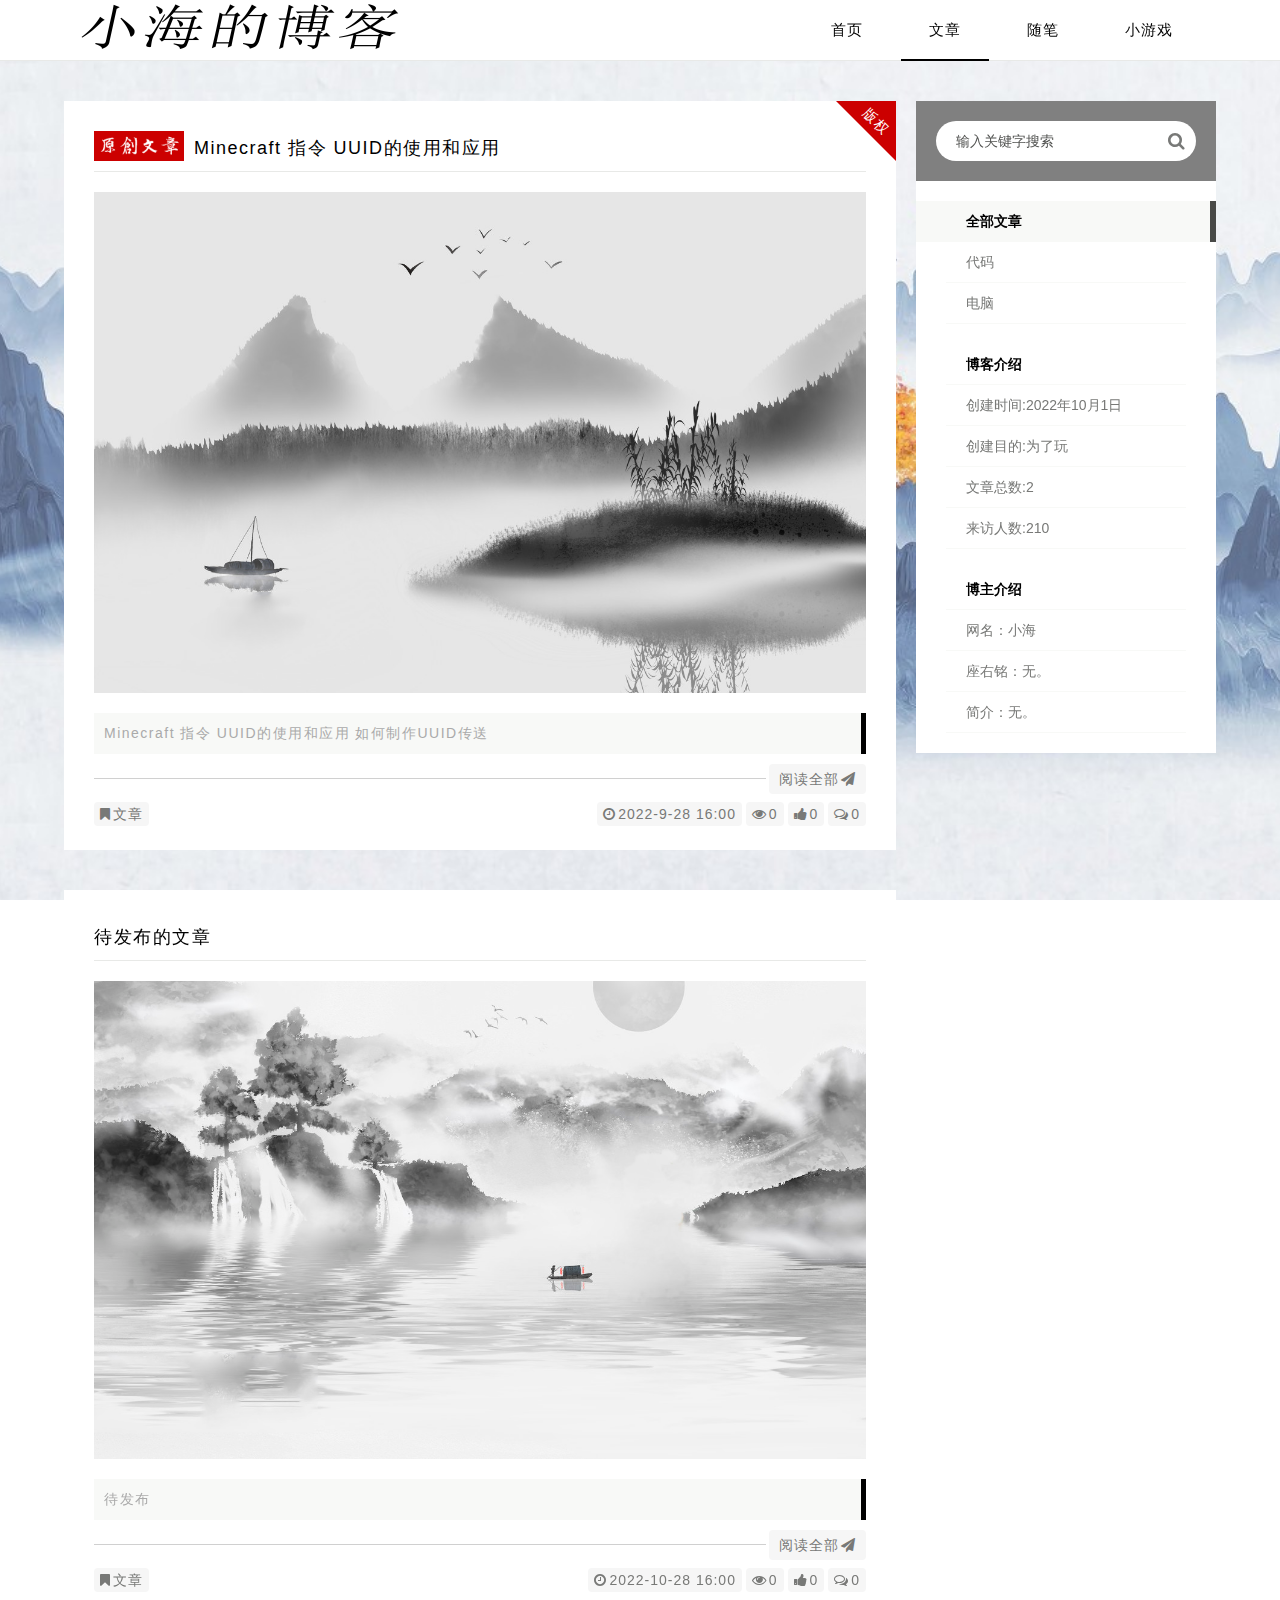
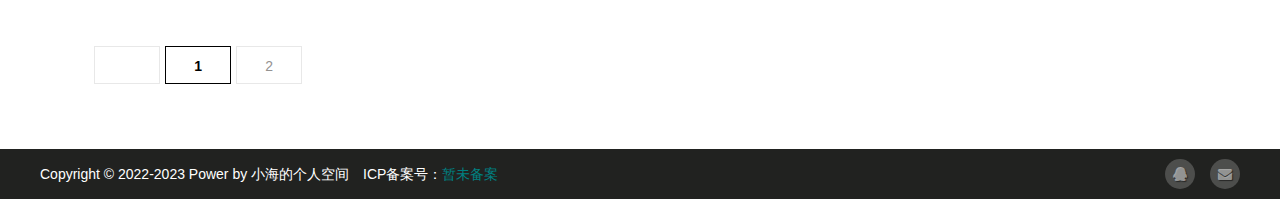
<file: list.html>
<!DOCTYPE html>
<html lang="en">
<head>
    <meta charset="utf-8">
    <meta http-equiv="content-type" content="text/html">
    <meta name="viewport" content="width=device-width, initial-scale=1"/>
    <meta content="IE=edge,chrome=1" http-equiv="X-UA-Compatible">
    <meta name="renderer" content="webkit" />
    <meta property="og:title" content="小海的个人空间" />
    <title>小海的个人空间</title>
    <link href="img/a.ico" rel="shortcut icon">
    <meta name="keywords" content="个人空间">
    <meta name="description" content="小海的个人空间是一个分享学习及生活中事情的地方。">

    <!--<link rel="shortcut icon" href="favicon.ico" type="image/x-icon">-->


    <link rel="stylesheet" href="css/font-awesome.min.css">
    <link rel="stylesheet" href="css/animate.min.css">
    <link rel="stylesheet" href="css/base.css">

    <script src="js/wow.min.js"></script>
    <script src="js/jquery-1.8.3.min.js"></script>
    <script src="js/base.js"></script>

</head>

<body>

<!--base列表页页面的图片-->
<div class="bg_pic"></div>
<!--base列表页页面的头部部分-->
<div class="base_header">

    <div class="base_header_content">

        <a href="index.html" class="base_header_logo"><img src="img/logo.png"></a>

        <div class="base_header_nav">
            <ul>
                <!--这里是没有子栏目的样式-->
                <li><i class="fa fa-caret-right"></i><a href="index.html">首页</a></li>

                <!--顶级导航-->
                <li class="have_second_navs">
                    <i class="fa fa-caret-right"></i><a href="list.html" class="base_header_nav_active">文章</a>

                    <!--二级导航有子栏目的时候-->
                    <ul class="nav_child">

                        <li><i class="fa fa-caret-right"></i><a href="list.html">个人</a>

                            <!--三级栏目-->
                            <ul class="nav_child">
                                <li><a href="list.html">博客类</a></li>
                                <li><a href="list.html">技术类</a></li>
                                <li><a href="list.html">学习类</a></li>
                            </ul>

                        </li>

                        <!--二级导航没有子栏目的时候-->
                        <li><a href="list.html">学习</a></li>

                    </ul>
                </li>



                <!--顶级导航-->
                


                    <!--二级导航有子栏目的时候-->
                    <ul class="nav_child">

                        <li><i class="fa fa-caret-right"></i><a href="list.html">学习</a>

                            <!--三级栏目-->
                            <ul class="nav_child">
                                <li><a href="list.html">css</a></li>
                                <li><a href="list.html">js</a></li>
                                <li><a href="list.html">jquery</a></li>
                            </ul>

                        </li>

                        <!--二级导航没有子栏目的时候-->
                        <li><a href="javascript:void(0)">学习</a></li>

                    </ul>
                </li>




                <li>
                    <i class="fa fa-caret-right"></i>
                    <a href="suibi.html">随笔</a>
                </li>
                <li>
                    <i class="fa fa-caret-right"></i>
                    <a href="youxi.html">小游戏</a>
                </li>


            </ul>


        </div>

        <!--手机导航部分-->

        <div class="base_nav_menu" id="base_nav_menu" bind_click="true"><span bind_click="true"></span></div>

        <div class="base_nav_zhezao"></div>

    </div>
</div>

<!--base列表页身体部分开始-->
<div class="base_content_body">
<!--base列表页身体部分居中显示-->
    <div class="base_content_content clearfix">
<!--base列表页身体部分的左边部分设置宽度-->
        <div class="base_content_left">

<!--base列表页身体部分最新博客盒子-->
            <div class="base_list_box wow zoomIn" data-wow-duration="1s">

                <ul>

                    <li class="wow fadeIn" data-wow-delay="0.1s" data-wow-duration="1s">

                        <div class="base_list_box_title">

                        <!--列表页判断文章是否原创是原创添加span元素-->
                            <span><img src="img/yuanchuangwenzhang.png"></span>

                            <a class="base_list_box_title_a" href="wenz.html" title="这里是文章title">Minecraft 指令 UUID的使用和应用</a>
                        </div>

                        <!--列表页判断文章是否原创是原创添加版权元素-->
                        <div class="base_list_xiebian"><span>版权</span></div>

                        <div class="base_list_box_content clearfix">

                            <div class="base_list_box_left">
                                <a href="wenz.html" title="文章title">
                                    <img src="img/bg_pic/bg_1.png">
                                </a>
                            </div>

                            <div class="base_list_box_right">
                                <div class="base_list_box_info" title="文章的全部简介部分">Minecraft 指令 UUID的使用和应用 如何制作UUID传送 </div>
                            </div>

                        </div>


                        <div class="base_list_box_readmore">
                            <a href="wenz.html" title="阅读全部">阅读全部<i class="fa fa-paper-plane"></i></a>
                        </div>

                        <div class="base_list_box_message clearfix">

                            <div class="left">

                                <a href="list.html" title="文章所在栏目"><i class="fa fa-bookmark"></i>文章</a>

                            </div>

                            <div class="right">
                                <a href="javascript:void(0)" title="文章发布时间"><i class="fa fa-clock-o"></i>2022-9-28 16:00</a>
                                <a href="javascript:void(0)" title="文章点击次数"><i class="fa fa-eye"></i>0</a>
                                <a href="javascript:void(0)" title="文章点赞次数"><i class="fa fa-thumbs-up"></i>0</a>
                                <a href="javascript:void(0)" title="文章评论次数"><i class="fa fa-comments-o"></i>0</a>

                            </div>

                        </div>

                    </li>
                    <!--没有版权-->
                    <li class="wow fadeIn" data-wow-delay="0.1s" data-wow-duration="1s">

                        <div class="base_list_box_title">

                            <a class="base_list_box_title_a" href="wenz.html" title="这里是文章title">待发布的文章</a>
                        </div>


                        <div class="base_list_box_content clearfix">

                            <div class="base_list_box_left">
                                <a href="wenz.html" title="文章title">
                                    <img src="img/bg_pic/bg_2.png">
                                </a>
                            </div>

                            <div class="base_list_box_right">
                                <div class="base_list_box_info" title="文章的全部简介部分">待发布</div>
                            </div>

                        </div>


                        <div class="base_list_box_readmore">
                            <a href="wenz.html" title="阅读全部">阅读全部<i class="fa fa-paper-plane"></i></a>
                        </div>

                        <div class="base_list_box_message clearfix">

                            <div class="left">

                                <a href="list.html" title="文章所在栏目"><i class="fa fa-bookmark"></i>文章</a>

                            </div>

                            <div class="right">
                                <a href="javascript:void(0)" title="文章发布时间"><i class="fa fa-clock-o"></i>2022-10-28 16:00</a>
                                <a href="javascript:void(0)" title="文章点击次数"><i class="fa fa-eye"></i>0</a>
                                <a href="javascript:void(0)" title="文章点赞次数"><i class="fa fa-thumbs-up"></i>0</a>
                                <a href="javascript:void(0)" title="文章评论次数"><i class="fa fa-comments-o"></i>0</a>

                            </div>

                        </div>

                    </li>
                    

                    
                    
                    
                    
                    


                </ul>


                <div class="shangxiaye clearfix">
                        <a title="Total record"><b></b></a>
                        <b>1</b>
                        <a href="#">2</a>
                </div>

            </div>

        </div>

<!--base列表页身体右边部分-->
        <div class="base_content_right">

            <div class="base_content_right_item" id="base_content_right_down">
                <div class="base_search">
                    <form name="searchform" class="search_form" method="post" action="#" target="_blank">
                        <input type="text" class="search_text" required="required" name="keyboard" placeholder="输入关键字搜索">
                        <input type="hidden" name="tbname" value="news">
                        <input type="hidden" name="show" value="title,smalltext">
                        <input type="hidden" name="tempid" value="1">
                        <input type="hidden" name="classid" value="1,4,9">
                        <input type="submit" class="search_btn" value="" title="搜索">
                        <i class="fa fa-search"></i>
                    </form>
                </div>



<!--这里是页面右侧的导航部分-->
                <div class="blog_right_nav">

                    <ul>
                        <blog_active_and_hover_class class="blog_active_and_hover_class"></blog_active_and_hover_class>
                        <li class="blog_lanmu_active"><a href="javascript:void(0)">全部文章</a></li>
                        <li><a href="list.html">代码</a></li>
                        <li><a href="list.html">电脑</a></li>
                    </ul>

                </div>
                <!--这里是右侧的博客介绍部分-->
                <div class="blog_info">
                    <ul>
                        <blog_active_and_hover_class class="blog_active_and_hover_class"></blog_active_and_hover_class>
                        <li class="blog_lanmu_active"><a href="javascript:void(0)">博客介绍</a></li>
                        <li><a href="javascript:void(0)">创建时间:2022年10月1日</a></li>
                        <li><a href="javascript:void(0)">创建目的:为了玩</a></li>
                        <li><a href="javascript:void(0)">文章总数:2</a></li>
                        <li><a href="javascript:void(0)">来访人数:210</a></li>
                    </ul>
                </div>
                <!--这里是右侧的博主介绍部分-->
                <div class="blog_master_info">
                    <ul>
                        <blog_active_and_hover_class class="blog_active_and_hover_class"></blog_active_and_hover_class>
                        <li class="blog_lanmu_active"><a href="javascript:void(0)">博主介绍</a></li>
                        <li><a href="javascript:void(0)">网名：小海</a></li>
                        <li><a href="javascript:void(0)">座右铭：无。</a></li>
                        <li><a href="javascript:void(0)">简介：无。</a></li>
                    </ul>
                </div>


            </div>



        




        </div>

    </div>

</div>


<!--一键回到顶部的box-->
<div class="go_top"><i class="fa fa-angle-up"></i></div>

<div class="base_footer">
    <ul>
        <li><a href="https://wpa.qq.com/msgrd?v=3&uin=3186534367&site=qq&menu=yes" target="_blank" title="QQ:3186534367"  class="base_footer_qq"><i class="fa fa-qq"></i></a></li>
        <li><a href="mailto:xiaohai.x@qq.com" target="_blank" title="邮箱：xiaohai.x@qq.com" class="base_footer_email"><i class="fa fa-envelope"></i></a></li>
       <!-- <li><a href="javascript:void(0)" title="扫描微信二维码联系我们" class="base_footer_weixin"><i class="fa fa-weixin"></i><img src="img/erweima.png"></a></li> -->
    </ul>

    <span class="base_footer_text">Copyright © 2022-2023 Power by 小海的个人空间</span>
    <span class="base_footer_text">ICP备案号：<a href="http://www.beian.miit.gov.cn/">暂未备案</a></span>
</div>


</body>
</html>
</file>
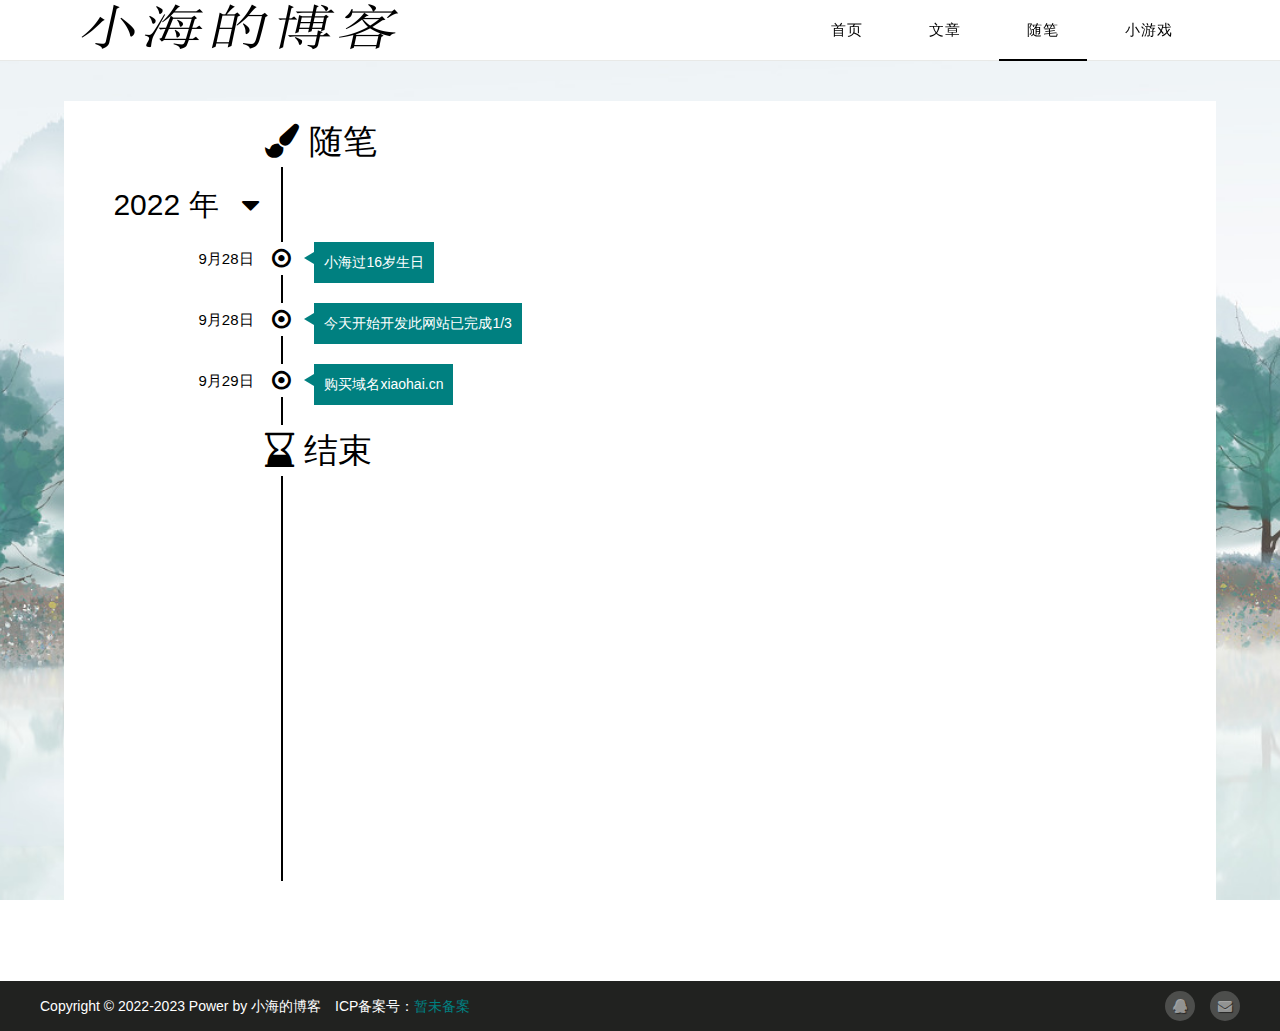
<file: suibi.html>
<!DOCTYPE html>
<html lang="en">

<head>
    <meta charset="utf-8">
    <meta http-equiv="content-type" content="text/html">
    <meta name="viewport" content="width=device-width, initial-scale=1"/>
    <meta content="IE=edge,chrome=1" http-equiv="X-UA-Compatible">
    <meta name="renderer" content="webkit" />
    <meta property="og:title" content="小海个人空间" />
    <title>小海个人空间随笔页</title>
    <link href="img/a.ico" rel="shortcut icon">
    <meta name="keywords" content="小海个人空间">
    <meta name="description" content="小海个人空间">

    <!--<link rel="shortcut icon" href="favicon.ico" type="image/x-icon">-->

    <link rel="stylesheet" href="css/animate.min.css">
    <link rel="stylesheet" href="css/font-awesome.min.css">
    <link rel="stylesheet" href="css/base.css">

    <script src="js/jquery-1.8.3.min.js"></script>
    <script src="js/wow.min.js"></script>
    <script src="js/base.js"></script>

</head>

<body>

<!--base随笔页面的图片-->
<div class="bg_pic"></div>
<!--base随笔页面的头部部分-->
<div class="base_header">

    <div class="base_header_content">

        <a href="index.html" class="base_header_logo"><img src="img/logo.png"></a>

        <div class="base_header_nav">
            <ul>
                <!--这里是没有子栏目的样式-->
                <li><i class="fa fa-caret-right"></i><a href="index.html">首页</a></li>

                <!--顶级导航-->
                <li class="have_second_navs">
                    <i class="fa fa-caret-right"></i><a href="list.html">文章</a>

                    <!--二级导航有子栏目的时候-->
                    <ul class="nav_child">

                        <li><i class="fa fa-caret-right"></i><a href="list.html">个人</a>

                            <!--三级栏目-->
                            <ul class="nav_child">
                                <li><a href="list.html">博客类</a></li>
                                <li><a href="list.html">技术类</a></li>
                                <li><a href="list.html">学习类</a></li>
                            </ul>

                        </li>

                        <!--二级导航没有子栏目的时候-->
                        <li><a href="list.html">学习</a></li>

                    </ul>
                </li>



                <!--顶级导航-->
                


                    <!--二级导航有子栏目的时候-->
                    <ul class="nav_child">

                        <li><i class="fa fa-caret-right"></i><a href="list.html">学习</a>

                            <!--三级栏目-->
                            <ul class="nav_child">
                                <li><a href="list.html">css</a></li>
                                <li><a href="list.html">js</a></li>
                                <li><a href="list.html">jquery</a></li>
                            </ul>

                        </li>

                        <!--二级导航没有子栏目的时候-->
                        <li><a href="javascript:void(0)">学习</a></li>

                    </ul>
                </li>




                <li>
                    <i class="fa fa-caret-right"></i>
                    <a href="suibi.html" class="base_header_nav_active">随笔</a>
                </li>
                <li>
                    <i class="fa fa-caret-right"></i>
                    <a href="youxi.html">小游戏</a>
                </li>


            </ul>


        </div>

        <!--手机导航部分-->

        <div class="base_nav_menu" id="base_nav_menu" bind_click="true"><span bind_click="true"></span></div>

        <div class="base_nav_zhezao"></div>

    </div>
</div>

<!--base随笔页身体部分开始-->
<div class="base_content_body">
<!--base随笔页身体部分居中显示-->
    <div class="base_content_content clearfix">

        <div class="suibi_box wow zoomIn">
<!--随笔盒子-->
            <div class="suibi_box_content clearfix">
<!--随笔抬头-->
                <h1><i class="fa fa-paint-brush"></i>随笔</h1>
<!--随笔的线-->
                <div class="suibi_line"></div>

                <!--随笔的年份开始-->
                <div class="suibi_year">
                    <h2>
                        <a href="javascript:void(0)" title="点击显示或隐藏">2022 年<i class="fa fa-caret-down"></i></a>
                    </h2>
                    <div class="suibi_neirong">
                        <ul>
                            <li>
                                <span class="suibi_neirong_time">9月28日</span>
                                <p class="suibi_neirong_yuandian">
                                    <i class="fa fa-dot-circle-o"></i>
                                </p>
                                <div class="suibi_content_text">
                                    小海过16岁生日
                                </div>
                            </li>
                            <li>
                                <span class="suibi_neirong_time">9月28日</span>
                                <p class="suibi_neirong_yuandian">
                                    <i class="fa fa-dot-circle-o"></i>
                                </p>
                                <div class="suibi_content_text">
                                    今天开始开发此网站已完成1/3
                                </div>
                            </li>

                            <li>
                                <span class="suibi_neirong_time">9月29日</span>
                                <p class="suibi_neirong_yuandian">
                                    <i class="fa fa-dot-circle-o"></i>
                                </p>
                                <div class="suibi_content_text">
                                    购买域名xiaohai.cn
                                </div>
                            </li>


                        

                            





                        </ul>
                    </div>
                </div>

                <!--随笔的结束-->
                <h1><i class="fa fa-hourglass-end"></i>结束</h1>
            </div>
        </div>



        <!--base随笔页身体右边部分-->
        <div class="base_content_right" style="width: 0;visibility: hidden;height: 0;">

            <div class="base_content_right_item" id="base_content_right_down">
                <div class="base_search">
                    <form name="searchform" class="search_form" method="post" action="#" target="_blank">
                        <input type="text" class="search_text" required="required" name="keyboard" placeholder="输入关键字搜索">
                        <input type="hidden" name="tbname" value="news">
                        <input type="hidden" name="show" value="title,smalltext">
                        <input type="hidden" name="tempid" value="1">
                        <input type="hidden" name="classid" value="1,4,9">
                        <input type="submit" class="search_btn" value="" title="搜索">
                        <i class="fa fa-search"></i>
                    </form>
                </div>



                


            </div>



           




        </div>


    </div>

</div>


<!--一键回到顶部的box-->
<div class="go_top"><i class="fa fa-angle-up"></i></div>

<div class="base_footer">
    <ul>
        <li><a href="https://wpa.qq.com/msgrd?v=3&uin=3186534367&site=qq&menu=yes" target="_blank" title="QQ:3186534367"  class="base_footer_qq"><i class="fa fa-qq"></i></a></li>
        <li><a href="mailto:xiaohai.x@qq.com" target="_blank" title="邮箱：xiaohai.x@qq.com" class="base_footer_email"><i class="fa fa-envelope"></i></a></li>
       <!-- <li><a href="javascript:void(0)" title="扫描微信二维码联系我们" class="base_footer_weixin"><i class="fa fa-weixin"></i><img src="img/erweima.png"></a></li> -->
    </ul>

    <span class="base_footer_text">Copyright © 2022-2023 Power by 小海的博客</span>
    <span class="base_footer_text">ICP备案号：<a href="http://www.beian.miit.gov.cn/">暂未备案</a></span>
</div>


</body>
</html>
</file>
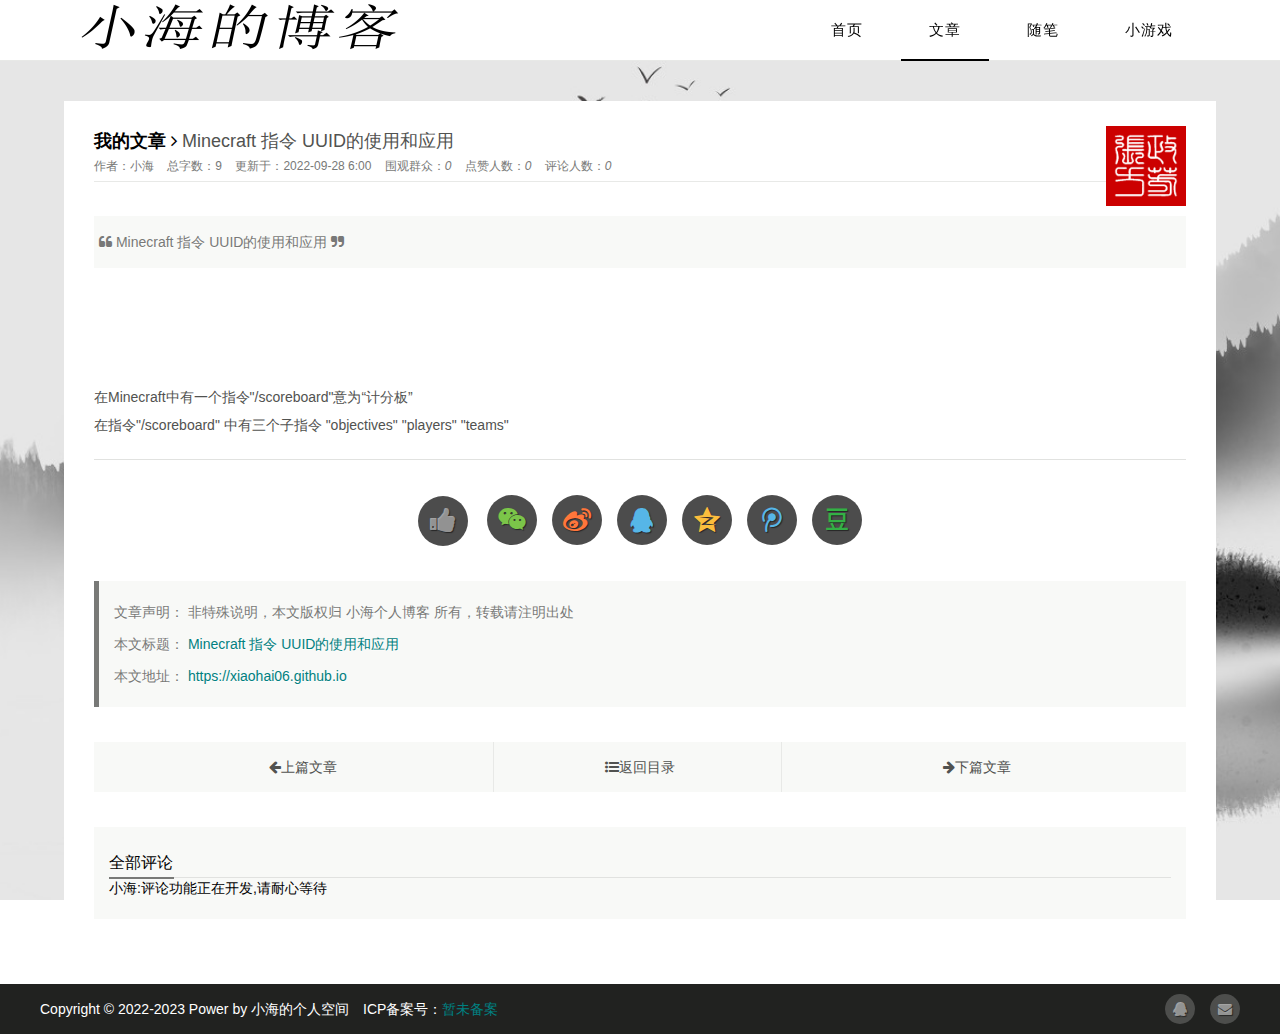
<file: wenz.html>
<!DOCTYPE html>
<html lang="en">

<head>
    <meta charset="utf-8">
    <meta http-equiv="content-type" content="text/html">
    <meta name="viewport" content="width=device-width, initial-scale=1"/>
    <meta content="IE=edge,chrome=1" http-equiv="X-UA-Compatible">
    <meta name="renderer" content="webkit" />
    <meta property="og:title" content="小海的个人空间" />
    <title>小海的个人空间</title>
    <link href="img/a.ico" rel="shortcut icon">
    <meta name="keywords" content="个人空间">
    <meta name="description" content="小海的个人空间是一个分享学习及生活中事情的地方。">

    <!--<link rel="shortcut icon" href="favicon.ico" type="image/x-icon">-->

    <link rel="stylesheet" href="css/animate.min.css">
    <link rel="stylesheet" href="css/font-awesome.min.css">
    <link rel="stylesheet" href="css/base.css">
    <!--引入分享插件-->
    <link rel="stylesheet" href="css/share.min.css">

    <script src="js/jquery-1.8.3.min.js"></script>
    <script src="js/wow.min.js"></script>
    <script src="js/base.js"></script>
    <!--引入分享插件-->
    <script src="js/jquery.share.min.js"></script>
    <!--这里是因为在文章所以要隐藏掉右侧身体部分在大屏幕下的div，在小屏幕时在显示出来-->
    <style type="text/css">.base_content_right{width: 0;visibility: hidden;height: 0;}</style>
</head>

<body>

<!--base随笔页面的图片-->
<div class="bg_pic"></div>

<!--base随笔页面的头部部分-->
<div class="base_header">

    <div class="base_header_content">

        <a href="index.html" class="base_header_logo"><img src="img/logo.png"></a>

        <div class="base_header_nav">
            <ul>
                <!--这里是没有子栏目的样式-->
                <li><i class="fa fa-caret-right"></i><a href="index.html">首页</a></li>

                <!--顶级导航-->
                <li class="have_second_navs">
                    <i class="fa fa-caret-right"></i><a href="list.html" class="base_header_nav_active">文章</a>

                    <!--二级导航有子栏目的时候-->
                    <ul class="nav_child">

                        <li><i class="fa fa-caret-right"></i><a href="list.html">个人</a>

                            <!--三级栏目-->
                            <ul class="nav_child">
                                <li><a href="list.html">博客类</a></li>
                                <li><a href="list.html">技术类</a></li>
                                <li><a href="list.html">学习类</a></li>
                            </ul>

                        </li>

                        <!--二级导航没有子栏目的时候-->
                        <li><a href="list.html">学习</a></li>

                    </ul>
                </li>



                <!--顶级导航-->
                


                    <!--二级导航有子栏目的时候-->
                    <ul class="nav_child">

                        <li><i class="fa fa-caret-right"></i><a href="list.html">学习</a>

                            <!--三级栏目-->
                            <ul class="nav_child">
                                <li><a href="list.html">css</a></li>
                                <li><a href="list.html">js</a></li>
                                <li><a href="list.html">jquery</a></li>
                            </ul>

                        </li>

                        <!--二级导航没有子栏目的时候-->
                        <li><a href="javascript:void(0)">学习</a></li>

                    </ul>
                </li>




                <li>
                    <i class="fa fa-caret-right"></i>
                    <a href="suibi.html">随笔</a>
                </li>
                <li>
                    <i class="fa fa-caret-right"></i>
                    <a href="youxi.html">小游戏</a>
                </li>


            </ul>


        </div>

        <!--手机导航部分-->

        <div class="base_nav_menu" id="base_nav_menu" bind_click="true"><span bind_click="true"></span></div>

        <div class="base_nav_zhezao"></div>

    </div>
</div>

<!--base文章页身体部分开始-->
<div class="base_content_body">
<!--base文章页身体部分居中显示-->
    <div class="base_content_content clearfix">


        <div class="wenzhang_box wow zoomIn">
<!--文章盒子-->
            <div class="wenzhang_box_content clearfix">


                <img class="wenzhang_yinzhang" src="img/yinzhang.png">
<!--文章抬头-->
            <div class="wenzhang_box_content_title">

                <h4>
                    <a href="javascript:void(0)">我的文章<i class="fa fa-angle-right"></i></a>

                    Minecraft 指令 UUID的使用和应用
                </h4>

                <p class="wenzhang_box_content_jieshao">
                    <span class="wenzhang_box_content_jieshao_zuozhe">作者：小海</span>

                    <span class="wenzhang_box_content_jieshao_zishu">总字数：9</span>

                    <span class="wenzhang_box_content_jieshao_time">更新于：2022-09-28 6:00</span>
                    <span class="wenzhang_box_content_jieshao_weiguan">围观群众：<span class="wenzhang_box_content_jieshao_xieti">0</span></span>

                    <span class="wenzhang_box_content_jieshao_dig">点赞人数：<span class="wenzhang_box_content_jieshao_xieti">0</span></span>

                    <span class="wenzhang_box_content_jieshao_pinglun">评论人数：<span class="wenzhang_box_content_jieshao_xieti">0</span></span>

                </p>

            </div>

<!--文章抬头的右侧书-->
<!--            <div class="wenzhang_box_content_title_right">-->
<!--                <img src="img/yinzhang.png">-->
<!--            </div>-->

<!--文章身体部分-->

            <div class="wenzhang_box_article">

                <div class="wenzhang_box_article_info">
                    <i class="fa fa-quote-left"></i>
                    Minecraft 指令 UUID的使用和应用
                    <i class="fa fa-quote-right"></i>
                </div>


                <iframe frameborder="no" border="0" marginwidth="0" marginheight="0" width=100% height=86 src="//music.163.com/outchain/player?type=2&id=541687281&auto=1&height=66"></iframe>

                <!--文章页内容开始的地方-->
                <p>在Minecraft中有一个指令"/scoreboard"意为“计分板”</p>
                <p>在指令"/scoreboard" 中有三个子指令 "objectives" "players" "teams"</p>
                

            </div>


                <div class="article_dig">

                    <!--文章页的点赞按钮-->
                    <a href="javascript:void(0)" class="wenzhang_dig_button" title="点个赞鼓励一下吧！"><i class="fa fa-thumbs-up"></i></a>

                    <!--分享插件的盒子-->
                    <div id="share"></div>

                    <script>
                        $('#share').share({sites: ['wechat', 'weibo', 'qq','qzone','tencent','douban']});
                    </script>

                </div>


                <div class="wenzhang_box_article_shengming">
                    <p>文章声明： 非特殊说明，本文版权归 小海个人博客 所有，转载请注明出处</p>
                    <p>本文标题： <span class="wenzhang_box_article_shengming_title" title="文章title">Minecraft 指令 UUID的使用和应用</span></p>
                    <p>本文地址： <span class="wenzhang_box_article_shengming_link" title="文章链接">https://xiaohai06.github.io</span></p>
                </div>

                <div class="article_prev_next_list clearfix">
                    <a href="javascript:void(0)" title="上篇文章：标题"><i class="fa fa-arrow-left"></i>上篇文章</a>
                    <a href="javascript:void(0)" title="返回目录"><i class="fa fa-list-ul"></i>返回目录</a>
                    <a href="javascript:void(0)" title="下篇文章：标题"><i class="fa fa-arrow-right"></i>下篇文章</a>
                </div>

                <div class="pinglun_box">
                    <h3>全部评论</h3>
                    <h4>小海:评论功能正在开发,请耐心等待</h1>
                </div>




            </div>

        </div>



        <!--base随笔页身体右边部分-->
        <div class="base_content_right">

            <div class="base_content_right_item" id="base_content_right_down">
                <div class="base_search">
                    <form name="searchform" class="search_form" method="post" action="#" target="_blank">
                        <input type="text" class="search_text" required="required" name="keyboard" placeholder="输入关键字搜索">
                        <input type="hidden" name="tbname" value="news">
                        <input type="hidden" name="show" value="title,smalltext">
                        <input type="hidden" name="tempid" value="1">
                        <input type="hidden" name="classid" value="1,4,9">
                        <input type="submit" class="search_btn" value="" title="搜索">
                        <i class="fa fa-search"></i>
                    </form>
                </div>



                
                


            </div>



           




        </div>


    </div>

</div>


<!--一键回到顶部的box-->
<div class="go_top"><i class="fa fa-angle-up"></i></div>

<div class="base_footer">
    <ul>
        <li><a href="https://wpa.qq.com/msgrd?v=3&uin=3186534367&site=qq&menu=yes" target="_blank" title="QQ:3186534367"  class="base_footer_qq"><i class="fa fa-qq"></i></a></li>
        <li><a href="mailto:xiaohai.x@qq.com" target="_blank" title="邮箱：xiaohai.x@qq.com" class="base_footer_email"><i class="fa fa-envelope"></i></a></li>
       <!-- <li><a href="javascript:void(0)" title="扫描微信二维码联系我们" class="base_footer_weixin"><i class="fa fa-weixin"></i><img src="img/erweima.png"></a></li> -->
    </ul>

    <span class="base_footer_text">Copyright © 2022-2023 Power by 小海的个人空间</span>
    <span class="base_footer_text">ICP备案号：<a href="http://www.beian.miit.gov.cn/">暂未备案</a></span>
</div>


</body>
</html>
</file>
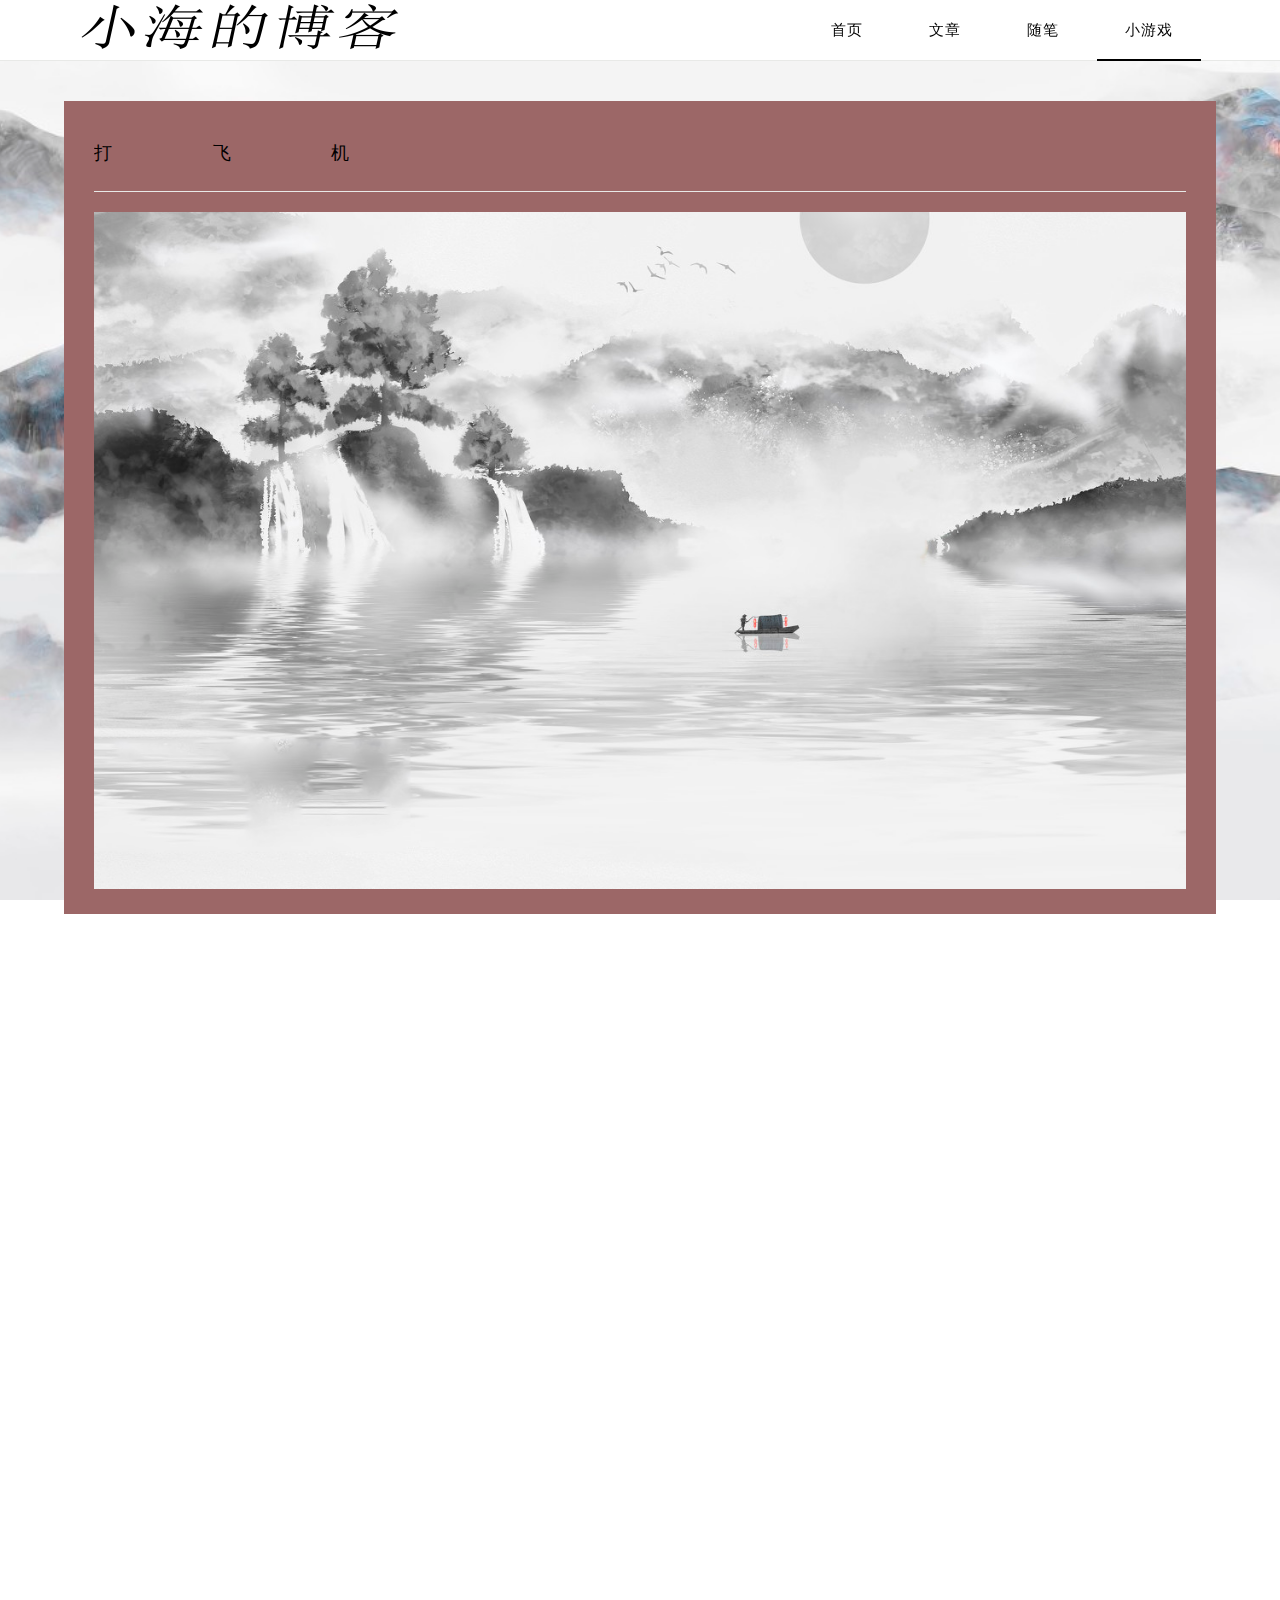
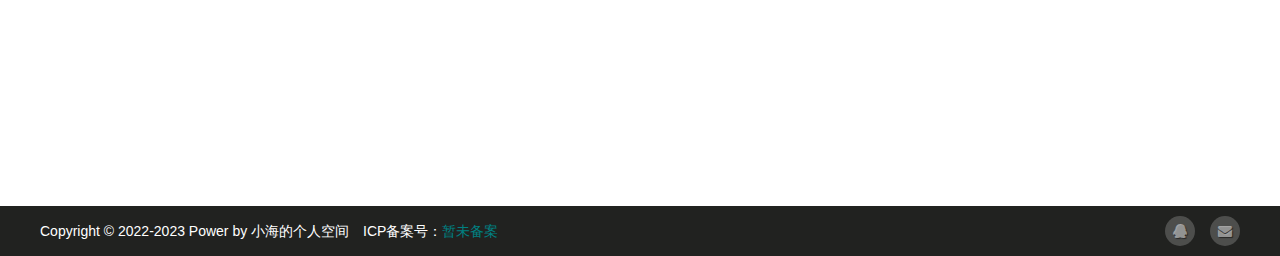
<file: youxi.html>
<!DOCTYPE html>
<html lang="en">
<head>
    <meta charset="utf-8">
    <meta http-equiv="content-type" content="text/html">
    <meta name="viewport" content="width=device-width, initial-scale=1"/>
    <meta content="IE=edge,chrome=1" http-equiv="X-UA-Compatible">
    <meta name="renderer" content="webkit" />
    <meta property="og:title" content="小海的个人空间" />
    <title>小海的个人空间</title>
    <link href="img/a.ico" rel="shortcut icon">
    <meta name="keywords" content="个人空间">
    <meta name="description" content="小海的个人空间是一个分享网站模板和一些学习及生活中事情的地方。">

    <!--<link rel="shortcut icon" href="favicon.ico" type="image/x-icon">-->


    <link rel="stylesheet" href="css/font-awesome.min.css">
    <link rel="stylesheet" href="css/animate.min.css">
    <link rel="stylesheet" href="css/youxi.css">

    <script src="js/wow.min.js"></script>
    <script src="js/jquery-1.8.3.min.js"></script>
    <script src="js/base.js"></script>

</head>

<body>

<!--base列表页页面的图片-->
<div class="bg_pic"></div>
<!--base列表页页面的头部部分-->
<div class="base_header">

    <div class="base_header_content">

        <a href="index.html" class="base_header_logo"><img src="img/logo.png"></a>

        <div class="base_header_nav">
            <ul>
                <!--这里是没有子栏目的样式-->
                <li><i class="fa fa-caret-right"></i><a href="index.html">首页</a></li>

                <!--顶级导航-->
                <li class="have_second_navs">
                    <i class="fa fa-caret-right"></i><a href="list.html">文章</a>

                    <!--二级导航有子栏目的时候-->
                    <ul class="nav_child">

                        <li><i class="fa fa-caret-right"></i><a href="list.html">个人</a>

                            <!--三级栏目-->
                            <ul class="nav_child">
                                <li><a href="list.html">博客类</a></li>
                                <li><a href="list.html">技术类</a></li>
                                <li><a href="list.html">学习类</a></li>
                            </ul>

                        </li>

                        <!--二级导航没有子栏目的时候-->
                        <li><a href="list.html">学习</a></li>

                    </ul>
                </li>



                <!--顶级导航-->
                


                    <!--二级导航有子栏目的时候-->
                    <ul class="nav_child">

                        <li><i class="fa fa-caret-right"></i><a href="list.html">学习</a>

                            <!--三级栏目-->
                            <ul class="nav_child">
                                <li><a href="list.html">css</a></li>
                                <li><a href="list.html">js</a></li>
                                <li><a href="list.html">jquery</a></li>
                            </ul>

                        </li>

                        <!--二级导航没有子栏目的时候-->
                        <li><a href="javascript:void(0)">学习</a></li>

                    </ul>
                </li>




                <li>
                    <i class="fa fa-caret-right"></i>
                    <a href="suibi.html">随笔</a>
                </li>
                <li>
                    <i class="fa fa-caret-right"></i>
                    <a href="youxi.html" class="base_header_nav_active">小游戏</a>
                </li>


            </ul>


        </div>

        <!--手机导航部分-->

        <div class="base_nav_menu" id="base_nav_menu" bind_click="true"><span bind_click="true"></span></div>

        <div class="base_nav_zhezao"></div>

    </div>
</div>

<!--base列表页身体部分开始-->
<div class="base_content_body">
<!--base列表页身体部分居中显示-->
    <div class="base_content_content clearfix">
<!--base列表页身体部分的左边部分设置宽度-->
        <div class="base_content_left">

<!--base列表页身体部分最新博客盒子-->
            <div class="base_list_box wow zoomIn" data-wow-duration="1s">

                <ul>

                    
                    <!--没有版权-->
                    <li class="wow fadeIn" data-wow-delay="0.1s" data-wow-duration="1s">

                        <div class="base_list_box_title">

                            <a class="base_list_box_title_a" href="games/dafeiji/run.html" title="这里是文章title">打飞机</a>
                        </div>


                        <div class="base_list_box_content clearfix">

                            <div class="base_list_box_left">
                                <a href="games/dafeiji/run.html" title="文章title">
                                    <img src="img/bg_pic/bg_2.png">
                                </a>
                            </div>



                        </div>


                       

                    </li>



                    <li class="wow fadeIn" data-wow-delay="0.1s" data-wow-duration="1s">

                        <div class="base_list_box_title">

                            <a class="base_list_box_title_a" href="games/zw/run.html" title="这里是文章title">植物大战僵尸</a>
                        </div>


                        <div class="base_list_box_content clearfix">

                            <div class="base_list_box_left">
                                <a href="games/zw/run.html" title="文章title">
                                    <img src="img/bg_pic/bg_2.png">
                                </a>
                            </div>



                        </div>


                       

                    </li>
                    

                    
                    
                    
                    
                    


                </ul>


                

            </div>

        </div>



    </div>

</div>


<!--一键回到顶部的box-->
<div class="go_top"><i class="fa fa-angle-up"></i></div>

<div class="base_footer">
    <ul>
        <li><a href="https://wpa.qq.com/msgrd?v=3&uin=3186534367&site=qq&menu=yes" target="_blank" title="QQ:3186534367"  class="base_footer_qq"><i class="fa fa-qq"></i></a></li>
        <li><a href="mailto:xiaohai.x@qq.com" target="_blank" title="邮箱：xiaohai.x@qq.com" class="base_footer_email"><i class="fa fa-envelope"></i></a></li>
       <!-- <li><a href="javascript:void(0)" title="扫描微信二维码联系我们" class="base_footer_weixin"><i class="fa fa-weixin"></i><img src="img/erweima.png"></a></li> -->
    </ul>

    <span class="base_footer_text">Copyright © 2022-2023 Power by 小海的个人空间</span>
    <span class="base_footer_text">ICP备案号：<a href="http://www.beian.miit.gov.cn/">暂未备案</a></span>
</div>


</body>
</html>
</file>
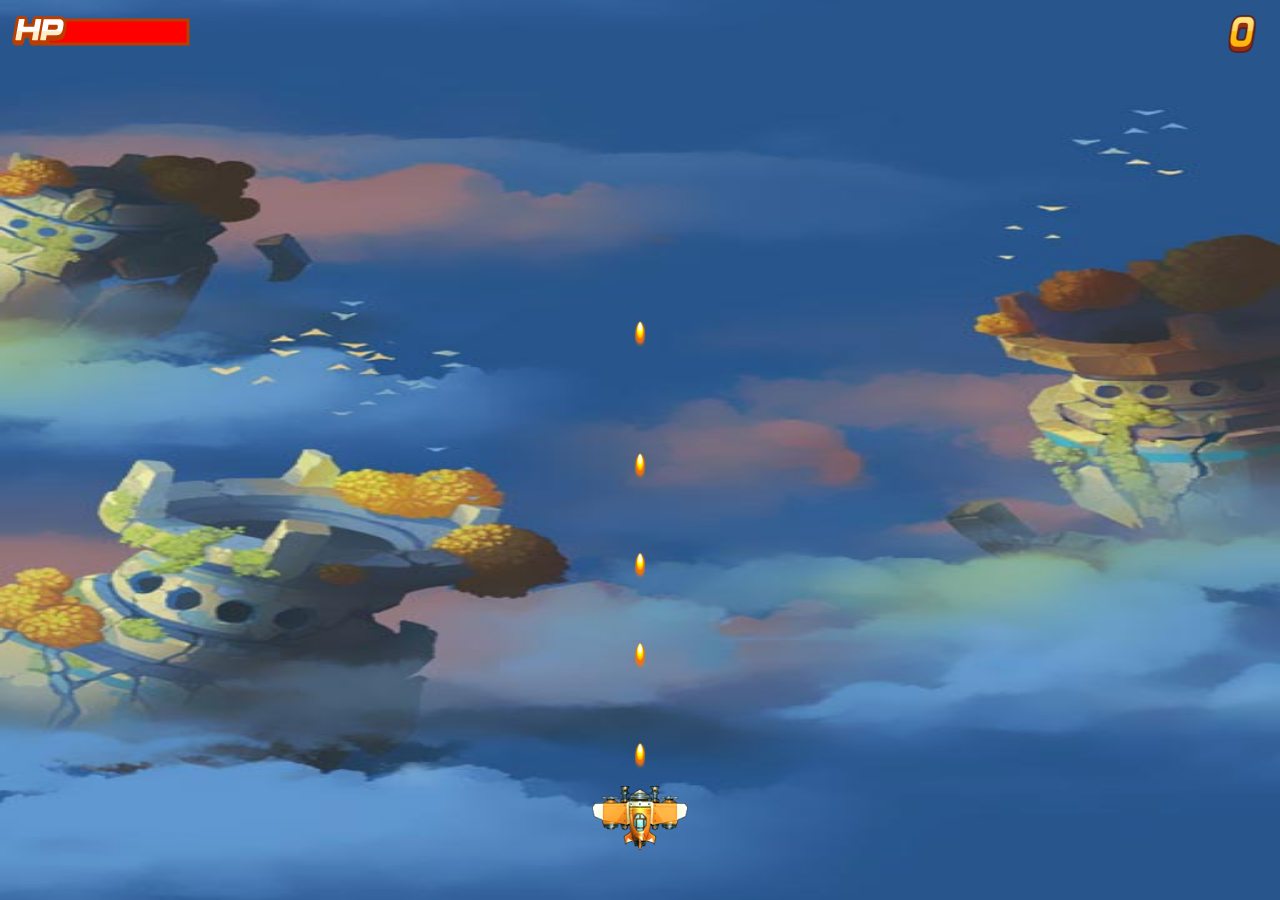
<file: games/dafeiji/run.html>
<!DOCTYPE html>
<html>
	<head>
		<meta charset="UTF-8">
		<meta name="viewport" content="width=device-width,initial-scale=1,minimum-scale=1,maximum-scale=1,user-scalable=no" />
		<title>飞机大战</title>
		<link rel="stylesheet" href="css/reset.css" />
	</head>
	<body>
		<!--
        	作者：光年以外 <987153776@qq.com>
        	时间：2017-03-13
        	游戏名：飞机大战
        	描述：js用的es5语法，兼容大部分浏览器
        	玩法：	1、支持上下左右键控制飞机移动，空格键暂停/继续
        			2、支持飞机跟随鼠标移动
        			3、支持移动端
        -->
		<canvas id="canvas"></canvas>
		<script type="text/javascript" src="system/Tools.js" ></script>
		<script type="text/javascript" src="property/Frame.js" ></script>
		<script type="text/javascript" src="js/BackGround.js" ></script>
		<script type="text/javascript" src="js/Bomb.js" ></script>
		<script type="text/javascript" src="js/MyPlane.js" ></script>
		<script type="text/javascript" src="js/Bullet.js" ></script>
		<script type="text/javascript" src="js/EnemyPlane.js" ></script>
		<script type="text/javascript" src="js/GameStart.js" ></script>
		<script>
			window.onload = function(){
				//禁用移动端浏览器页面的上下拖拽
				document.body.addEventListener('touchmove',function(e){e.preventDefault()},false);
				//开始游戏
				new GameStart();
			}
		</script>

	</body>
</html>
</file>
<file: css/base.css>
html,body,ul,li,figure{ margin:0; padding:0;border: none;}
.fp-prev{display: none;}
.fp-next{display: none;}
h1,h2,h3,h4,h5{padding: 0;margin: 0;font-weight: 400;}
*{box-sizing: border-box;}
li{ list-style-type:none; }
img { border:none; }
ul{list-style: none;}
p{padding: 0;margin: 0;text-align: Justify;word-wrap: break-word;
    word-break: break-all;}
input,textarea{outline: none;}

body{font: 14px/1.5 Arial, Helvetica,sans-serif}

.clearfix:after {content:""; display:block; height:0; visibility:hidden; clear:both; }
.clearfix {display:block;}
a, img {text-decoration: none;border: none;}
/*过度时间设置.5秒*/
.index_menu,.index_btn_enter_blog,.base_nav_menu,
.blog_box_item_pic>div,.base_content_blog_box_item,.base_content_right_item,.base_sides_content_right a img
{-webkit-transition: all .5s;transition: all .5s;}

/*删除移动端点击的背景色*/
.base_nav_menu,.fa-caret-right{-webkit-tap-highlight-color: rgba(0,0,0,0);}

/*手机端滑动式隐藏body的滑动安卓上有bug*/
.hide_body_scrolly{height:100%;overflow:hidden;}

/*身体部分背景图片*/
.bg_pic{
    margin: 0 auto;width: 100%;height: 100%;
    background-color: transparent;position: fixed!important;background-position: center;
    background-repeat: no-repeat;background-size: cover;
}

/*头部部分*/
.base_header{width: 100%;height: 61px;position: relative;background-color: rgba(255,255,255,1);z-index: 1002;top: 0;
    left: 0;border-bottom: 1px solid #e8e9e7;font-size: 14px;}

@keyframes base_header_fixed { 0%{margin-top:-60px;} 100% {margin-top: 0;} }

.base_header_fixed{position: fixed;-webkit-animation: base_header_fixed .6s 0s ease-in-out;
    animation: base_header_fixed .6s 0s ease-in-out;}

.base_header_content{height: 100%;width: 1280px;position: relative;padding: 0px 10px;margin: 0 auto;}

.base_header_logo{
    height: 60px;
    display: block;
    float: left;
    /*font-family: Myfont;font-size: 40px;color: #444647;text-align: center;position: absolute;left: 0;*/
    /*overflow: hidden;*/
    /*height: 100%;*/
    /*width: 330px;*/
    /*display: block;*/
    /*float: left;*/
    /*background-image: url("../img/logo.png");*/
}
.base_header_logo img{
    height: 100%;
}
.base_header_nav{float: right;}
.base_header_nav>ul{float: left;}
.base_header_nav>ul>li{display: block;float: left;position: relative;margin: 0 5px;}

/*导航创建下侧的黑条*/
.base_header_nav>ul>li>a:before{width: 0;height: 2px;position: absolute;bottom: -1px;left: 50%;
    background-color:#000;content: "";transition: all .5s;z-index: -1;}

.base_header_nav>ul>li>a:hover:before{width: 100% !important;left: 0 !important;}

.base_header_nav>ul>li a{display: block;line-height: 32px;padding: 14px 28px;
    color: #000;font-weight: 400;letter-spacing: 1px;
    font-size: 15px;text-shadow: 0 1px 0 rgba(255,255,255,.2);-webkit-transition: all .2s;transition: all .2s;}


.base_header_nav_active:before{width: 100% !important;left: 0 !important;}

.base_nav_zhezao{z-index: 1003;visibility: hidden;transition: all .5s;
    position: fixed;width: 100%;height: 100%;background: rgba(0,0,0,.5);
    top: 60px;right: -110%;}
.base_nav_zhezao_open{visibility: hidden;right: -110%;}
.nav_child{display: none;}
.fa-caret-right{display: none;}



/*身体部分*/
.base_content_body{position: relative;-webkit-transition: all .2s;transition: all .2s;min-height: calc(100vh + 20px);;width: 100%;}
.base_content_content{width: 1280px;margin-left: auto;margin-right: auto;position: relative;}

/*身体部分左侧开始*/
.base_content_left{width: calc(100% - 300px - 20px);float: left;}

/*统一列表页样式*/
.base_list_box{width: 100%;float: left;margin-bottom: 40px;}

.base_list_box>ul{float: left;width: 100%;overflow: hidden;}

.base_list_box>ul li{overflow: hidden;
    padding: 20px 30px 25px 30px;background-color: #fff;margin-top: 40px;
    position: relative;min-height: 120px;float: left;width: 100%;}

.base_list_xiebian{position: absolute;
    top: 0;
    right: 0;
    text-align: center;
    border: 30px solid rgba(255, 255, 255, 0.00);
    border-right-color: #CC0000;
    border-top-color: #CC0000;}

.base_list_xiebian span{letter-spacing: 1px;position: absolute;top: -20px;color: #fff;left: -15px;transform: rotate(45deg);width: 50px;display: inline-block;}


/*.base_list_box>ul li:hover{background: #f8f9f7;}*/

.base_list_box_title{padding: 10px 0;border-bottom: 1px solid #e8e9e7;overflow: hidden;font-size: 18px;font-weight: 400;white-space: nowrap;}

.base_list_box_title>span {height: 30px;margin-right: 10px;float: left;position: relative;}

.base_list_box_title>span img {height: 100%;}

.base_list_box_title_a{transition: all .3s;
    color: #000;
    letter-spacing: 1.5px;
    line-height: 34px;
    height: 30px;
    display: block;
    white-space: nowrap;
    overflow: hidden;
    text-overflow: ellipsis;
}

.base_list_box_title_a:hover{color:#CC0000;text-decoration: underline;}

.base_list_box_content{margin-top: 20px;}

.base_list_box_left{float: left;width: 34%;margin-right: 2%;max-height: 180px;overflow: hidden;}

.base_list_box_left>a{display: block;width: 100%;height: 100%;}

.base_list_box_left>a:hover img{transform: scale(1.1);}

.base_list_box_left>a>img{transition: all .5s;display: block;width: 100%;}

.base_list_box_right{width: 64%;float: right;background-color: #f8f9f7;color: #787977;padding: 10px;border-right: 5px solid #000;}

.base_list_box_info{font-size: 14px;letter-spacing: 1.5px;color: #aaa;max-height: 180px;overflow: hidden;}

.base_list_box_readmore{
    margin: 15px 0;
    position: relative;
    overflow: hidden;
}
.base_list_box_readmore:before{
    content: "";
    display: inline-block;
    height: 1px;
    top:calc(50% - 1px);
    width: 100%;
    right: 100px;
    position: absolute;
    background-color: #d0d0d0;
    z-index: 1;
}
.base_list_box_readmore a {
    position: relative;
    color: #787977;
    z-index: 100;
    border-radius: 4px;
    line-height: 20px;
    padding: 5px 10px;
    background: rgb(246,246,246);
    float: right;
    transition: all .3s;
    letter-spacing: 1px;
}
.base_list_box_readmore .fa-paper-plane{margin-left: 2px;}

.base_list_box_readmore a:hover {
    color: #CC0000;
    text-decoration: underline;
}

.left{float: left;}
.right{float: right;}

.base_list_box_message a {
    background: rgb(246,246,246);
    padding: 4px 6px;
    color: #787977;
    border-radius: 4px;
    letter-spacing: 1px;
    -webkit-transition: all .3s;
    transition: all .3s;
}
.base_list_box_message a:hover{
    background: #CC0000;color: #fff;
}
.base_list_box_message .fa-bookmark,.base_list_box_message .fa-clock-o,
.base_list_box_message .fa-eye,.base_list_box_message .fa-thumbs-up,
.base_list_box_message .fa-comments-o{
    margin-right: 2px;
}

/*首页加载更多的按钮*/
.more_button{float: left;
    width: 100%;
    overflow: hidden;
    padding: 20px 30px 25px 30px;
    background-color: #fff;}

.more_button>a{letter-spacing: 1px;
    height: 30px;
    line-height: 30px;
    width: 20%;
    background: #000;
    display: block;
    text-align: center;
    margin-left: auto;
    margin-right: auto;
    color: #fff;
    position: relative;
    -webkit-transform: perspective(1px) translateZ(0);
    transform: perspective(1px) translateZ(0);
    transition: all .3s;
    -webkit-transition: all .3s;
    overflow: hidden;}

.more_button>a:before{content:"";position: absolute;z-index: -1;top: 0;bottom: 0;left: 0;right: 0;background:#CC0000;-webkit-transform: scaleX(0);transform: scaleX(0);
    -webkit-transform-origin: 50%;transform-origin: 50%;-webkit-transition-property: transform;transition-property: transform;-webkit-transition-duration: 0.5s;transition-duration: 0.5s;-webkit-transition-timing-function: ease-out;transition-timing-function: ease-out;}
.more_button>a:hover{color: #fff;}
.more_button>a:hover:before{-webkit-transform: scaleX(1);transform: scaleX(1);}







/*身体部分右侧开始*/
.base_content_right{width: 300px;float: right;margin-bottom: 40px;}
.base_content_right_item{position: relative;background-color: #fff;margin-top: 40px;overflow: hidden;}

.base_search{padding: 20px;background-color: grey;position: relative;margin-bottom: 20px;}

.search_form{display: block;
    height: 40px;
    line-height: 40px;
    padding: 0 20px;
    background-color: #fff;
    border-radius: 40px;
    position: relative;}

.search_form .search_text{
    border: none;
    padding: 0;
    width: 80%;
    overflow: hidden;
    color: #515250;-webkit-box-shadow: 0 0 0 1000px white inset;outline: 0;
    font: 14px/1.5 "Microsoft YaHei","微软雅黑","Helvetica Neue","Hiragino Sans GB",Helvetica,Tahoma,sans-serif;
}
input::-webkit-input-placeholder {color: #515250;font-size: 14px;}
/* Mozilla Firefox 4 to 18 */
input:-moz-placeholder {color: #515250;opacity: 1;font-size: 14px;}
/* Mozilla Firefox 19+ */
input::-moz-placeholder {color: #515250;opacity: 1;font-size: 14px;}
/* Internet Explorer 10+ */
input:-ms-input-placeholder {color: #515250;font-size: 14px;}

.search_form .search_btn,.search_form .fa-search{font-size: 18px;
    position: absolute;width: 30px;height: 30px;line-height: 30px;
    text-align: center;right: 5px;padding: 0;top: 5px;border: none;
    background: none;-webkit-transition: all .3s;transition: all .3s;cursor: pointer;}
.search_form .search_btn{z-index: 101;}
.search_form .fa-search{z-index: 100;color: #787977;}

.blog_info,.blog_master_info,.blog_right_nav{position: relative;padding-bottom: 20px;overflow-y: auto;
    overflow-x: hidden;}

.blog_info ul li,.blog_master_info ul li,.blog_right_nav ul li{display: block;z-index: 105;position: relative;}
.blog_info ul li:hover a,.blog_master_info ul li:hover a,.blog_right_nav ul li:hover a{color: #000;}

.blog_lanmu_active a{color: #000 !important;font-weight: bold;}

.blog_info ul li a,.blog_master_info ul li a,.blog_right_nav ul li a{display: block;margin: 0 30px;padding: 10px 20px;
    border-bottom: 1px solid #f8f9f7;-webkit-transition: all .3s;transition: all .3s;line-height: 20px;text-decoration: none;color: #787977;}

.blog_active_and_hover_class{
    border-right: 6px solid #484947;
    background-color: #f8f9f7;
    z-index: 100;
    left: 0;
    position: absolute;
    transition: all .3s;
}
.base_content_right_down{
    overflow-y: auto;
    max-height: calc(100vh - 170px);
    position:fixed;
    top:80px;
    width:300px;
    margin-top:0;
    -webkit-animation-duration:1s;animation-duration:1s;
    -webkit-animation-fill-mode:both;animation-fill-mode:both;
    -webkit-animation-name:bounceInDown;animation-name:bounceInDown;
}
.base_content_right_item_title{margin: 10px 20px;
    padding: 5px;
    line-height: 30px;
    font-weight: 400;
    border-bottom: 1px solid #e8e9e7;
    color: #383937;
    position: relative;
    font-size: 18px;
}

.base_content_right_item_list{
    margin: 0 20px;
    padding-bottom: 10px;
}
.base_content_right_item_list ul li{
    display: block;
    line-height: 32px;
    position: relative;
    margin: 3px 0;
    counter-increment: nums;
    padding-left: 30px;
    overflow: hidden;
    word-wrap: normal!important;
    -webkit-box-orient: vertical;
    display: -webkit-box;
    -webkit-line-clamp: 1;
    text-overflow: ellipsis;
}
.base_content_right_item_list ul li:before{width: 22px;height: 22px;line-height: 22px;
    text-align: center;content: counter(nums,decimal);position: absolute;left: 0;
    top: 5px;border-radius: 100%;background-color: #edefee;text-shadow: 0 1px 0 rgba(255,255,255,.5);
    font-family: SourceCodeProRegular,Menlo,Monaco,Consolas,"Courier New",monospace,'Helvetica Neue',Arial,sans-serif;}

.base_content_right_item_list ul li:first-child:before {background-color: rgba(240,65,85,1);}
.base_content_right_item_list ul li:nth-child(2):before {background-color:#e24d46;}
.base_content_right_item_list ul li:nth-child(3):before {background-color: #008080;}

.base_content_right_item_list ul li:first-child:before, .base_content_right_item_list ul li:nth-child(2):before,
.base_content_right_item_list ul li:nth-child(3):before {color: #fff;text-shadow: none;}

.base_content_right_item_list ul li a{color: #787977;display: block;transition: all .3s;}
.base_content_right_item_list ul li a:hover{color: #000;text-decoration: underline;}
.swiperanimated{-webkit-animation: fadeIn 1s both;animation: fadeIn 1s both;display: block;}




/*回到顶部的box样式*/
.go_top{display: none;width: 40px;height: 40px;
    line-height: 40px;text-align: center;cursor: pointer;font-size: 30px;
    background-color: #9F9F9F;color: #fff;border-radius: 2px;opacity: .95;
    position: fixed;    right: 40px;
    bottom: 80px;z-index: 9999;}





/*列表页上下页样式*/
.shangxiaye{
    float: left;
    width: 100%;
    overflow: hidden;
    padding: 20px 30px 25px 30px;
    background-color: #fff;
}
.shangxiaye a, .shangxiaye>b {
    padding: 0;
    float: left;
    margin-right: 5px;
    border: 1px #e8e8e8 solid;
    width: 8.5625%;
    height: 38px;
    text-align: center;
    line-height: 38px;
    font-size: 14px;
    display: block;
    color: #949291;
    margin-top: 10px;
}
.shangxiaye>b {color: #000;border-color: #000;}



/*随笔页面样式*/
.suibi_box{background: #fff;padding: 15px;position: relative;
    min-height: 90vh;float: left;width: 100%;margin-top: 40px;margin-bottom: 40px;}

.suibi_box_content{position: relative;min-height: 85vh;}

.suibi_box_content>h1{font-size: 34px;background: #fff;z-index: 1;position: relative;color: #000;
    margin-left: -moz-calc(18% - 16px);margin-left: -webkit-calc(18% - 16px);margin-left: calc(18% - 16px);
clear: both;}

.suibi_box_content .fa-paint-brush{margin-right: 10px;}

.suibi_line{left: 18%;position: absolute;top: 0;height: 100%;width: 2px;background: #000;z-index: 0;}

.suibi_year{margin: 10px 0;float: left;width: 100%;}

.suibi_year>h2{font-size: 30px;width: 16%;margin: 5px 0;text-align: right;}

.suibi_year>h2>a{width: 100%;height: 100%;display: block;position: relative;padding-right: 40px;color: #000;z-index: 1001;}

.suibi_year>h2>a .fa-caret-down{position: absolute;top: 50%;z-index: 100;right: 0;transition: all .3s;transform: translateY(-50%) rotate(-90deg);}

.suibi_year_active .fa-caret-down{transform: translateY(-50%) rotate(0deg) !important;-web-transform: translateY(-50%) rotate(0deg) !important;}




.suibi_neirong{display: none;}

.suibi_neirong_open{display: block;}

.suibi_neirong ul{float: left;width: 100%;}

.suibi_neirong ul li{padding: 10px 0;float: left;display: block;width: 100%;}

.suibi_neirong_time{

    /*-webkit-animation: 2s .1s fadeInLeft both;animation: 2s .1s fadeInLeft both;*/

    display: block;float: left;width: 16%;line-height: 30px;text-align: right;padding: 2px 5px;color: #000;font-size: 15px;}

.suibi_neirong_yuandian{margin-left: 1px;color: #000;width: 4%;font-size: 22px;text-align: center;z-index: 1;position: relative;background: #fff;float: left;}

.suibi_content_text{max-width: 70%;float: left;padding: 10px;margin-left: 10px;

    /*-webkit-animation: 2s .1s fadeInRight both;animation: 2s .1s fadeInRight both;*/

    position: relative;z-index: 1;background: #008080;color: #fff;}

.suibi_content_text:before{position: absolute;left: -20px;
    top: 10px;height: 0;width: 0;content: '';
    border: 10px solid rgba(255, 255, 255, 0.00);
    border-top: 6px solid rgba(255, 255, 255, 0.00);
    border-bottom: 6px solid rgba(255, 255, 255, 0.00);
    border-right-color: #008080;}

.suibi_box_content .fa-hourglass-end {
    margin-right: 10px;
}



/*文章页样式开始*/
.wenzhang_box{background: #fff;
    padding: 20px 30px 25px 30px;
    position: relative;
    min-height: 90vh;
    float: left;
    width: 100%;
    margin-top: 40px;
    margin-bottom: 40px;}
.wenzhang_box_content{position: relative;min-height: 85vh;}
/*文章抬头部分*/
.wenzhang_box_content_title{line-height: 30px;border-bottom: 1px solid #e8e9e7;padding: 5px 0;font-weight: 400;}

.wenzhang_box_content_title:before{content: "";width: 90px;height: 90px;float: right;}
.wenzhang_yinzhang{position: absolute;width: 80px;height: 80px;
    right: 0;
    top: 5px;}

.wenzhang_box_content_title h4{font-size: 18px;color: #515250;}

.wenzhang_box_content_title h4 a{color: #000;font-weight: bold;}

.wenzhang_box_content_title h4 a:hover{text-decoration: underline;}

.wenzhang_box_content_title h4 a .fa-angle-right{margin-left: 5px;}

.wenzhang_box_content_jieshao{color: #787977;font-size: 12px;line-height: 20px;text-align: left;}

.wenzhang_box_content_jieshao_xieti{font-style: italic;}

.wenzhang_box_content_jieshao_zishu,.wenzhang_box_content_jieshao_weiguan,.wenzhang_box_content_jieshao_time,.wenzhang_box_content_jieshao_dig
,.wenzhang_box_content_jieshao_pinglun,.wenzhang_box_content_jieshao_zuozhe{
    margin-right: 10px;
    display: inline-block;
}
/*文章抬头右侧的部分*/
.wenzhang_box_content_title_right{right: 0;top:5px;position: absolute;width: 80px;height: 80px;}
.wenzhang_box_content_title_right img{height: 100%;display: block;}
.wenzhang_box_article{margin: 20px 0 0 0;
    line-height: 28px;
    overflow: hidden;
    clear: both;
    position: relative;
    border-bottom: 1px solid #e1e2e0;
    padding-bottom: 20px;
    min-height: 200px;
    color: #515250;
    text-align: justify;
}
.wenzhang_box_article img{max-width: 100% !important;height: auto !important;}
.wenzhang_box_article_info{
    background-color: #f8f9f7;
    padding: 15px 5px;text-align: justify;
    line-height: 22px;
    text-shadow: 0 1px 0 rgba(255,255,255,.8);
    color: #787977;
    margin-bottom: 20px;
}
/*文章页的声明样式*/
.wenzhang_box_article_shengming{
    background-color: #f8f9f7;
    padding: 20px 15px;
    border-left: 5px solid #787977;
    text-align: justify;
    line-height: 22px;
    text-shadow: 0 1px 0 rgba(255,255,255,.8);
    color: #787977;
    margin-top: 15px;
}
.wenzhang_box_article_shengming p{margin-top: 10px;}
.wenzhang_box_article_shengming p:nth-child(1){margin-top: 0;}
.wenzhang_box_article_shengming_title,.wenzhang_box_article_shengming_link{color: teal;}
.wenzhang_box_article_shengming_title:hover,.wenzhang_box_article_shengming_link:hover{text-decoration: underline;cursor: pointer;}
/*文章页评论样式*/
.pinglun{margin-top: 20px;}
.pl-tools ul li.username {
    height: 40px !important;
    width: auto !important;
}
/*文章页的点赞样式*/
.article_dig{text-align: center;padding: 20px 0;margin-top: 15px;color: #787977;}
.article_dig a{
    font-size: 2em;
    display: inline-block;
    width: 50px;
    height: 50px;
    background-color: rgba(0,0,0,.7);
    text-align: center;
    line-height: 50px;
    text-shadow: 1px 1px 1px rgba(0,0,0,.5);
    margin-left: 15px;
    margin-right: 0;
    border-radius: 100%;
    text-decoration: none;
    color: rgba(255,255,255,.5);
    -webkit-transition: all .3s;
    transition: all .3s;
    position: relative;
}
.article_dig a:hover{color: #fff;}
.wenzhang_dig_button{margin-left: 0 !important;}
.wenzhang_dig_button:hover{background-color:#CC0000;}

/*文章页分享样式*/
#share{display: inline-block;}
/*文章页网易云播放器样式*/
#player {margin: 0 auto !important;}

.article_prev_next_list{line-height: 30px;text-align: center;font-size: 14px;background-color: #f8f9f7;margin-top: 35px;    height: 50px;}
.article_prev_next_list a{
    white-space: nowrap;
    overflow: hidden;
    text-overflow: ellipsis;
    width: 43%;
    height: 100%;
    padding: 10px 2%;
    color: #515250;
    font-size: 14px;
    display: inline-block;
    border-right: 1px solid #e8e9e7;-webkit-transition: all .3s;
    transition: all .3s;
}
.article_prev_next_list a:hover{color: #3e8bc7;text-decoration: underline;}

.article_prev_next_list a:nth-child(2){width: 12%;}

.article_prev_next_list a:last-child{border-right: none;}

.pinglun_box{padding: 20px 15px;margin-top: 35px;    background-color: #f8f9f7;}
.pinglun_box h3{line-height: 30px;    border-bottom: 1px solid #e1e2e0;position: relative;}

.pinglun_box h3:after{
    content: "";
    position: absolute;
    width: 65px;
    height: 2px;
    background: #787977;
    left: 0;
    bottom: -2px;
    -moz-transition: all .5s;
    -webkit-transition: all .5s;
    transition: all .5s;
}
.pinglun_box h3:hover:after{width: 100px;}
.icon-img {display: none !important;}




























/*底部部分*/
.base_footer{width: 100%;background: #212220;padding: 10px 40px;z-index: 1002;position: relative;float: left;}
.base_footer_text{color:#fff;line-height: 30px;margin-right: 10px;}

.base_footer ul{display: inline-block;float: right;height: 30px;}
.base_footer ul li{float: left;}

.base_footer ul li a{display: inline-block;width: 30px;height: 30px;
    background-color: rgba(255,255,255,.2);text-align: center;line-height: 30px;text-shadow: 1px 1px 1px rgba(0,0,0,.5);
    font-size: 14px;margin-left: 15px;margin-right: 0;border-radius: 100%;text-decoration: none;
    color: rgba(255,255,255,.5);-webkit-transition: all .3s;transition: all .3s;position: relative;}
.base_footer ul li a:hover{color: #fff;}
.base_footer_qq:hover{background-color:#b952c5;}
.base_footer_email:hover{background-color:#d25744;}
.base_footer_weixin:hover{background-color:#06a2c9;}
.base_footer_weixin img{position: absolute;top: -90px;height: 80px;left: 50%;transform: translateX(-50%);opacity:0;transition: all .3s;visibility: hidden;}
.base_footer_weixin:hover img{opacity:1;visibility: unset;}
.base_footer_text a{color: teal;}
.base_footer_text a:hover{text-decoration: underline;}


@media (max-width: 1366px){
    .base_header_content,.base_content_content {width: 90%;}

    /*最新文章样式部分*/
    .base_list_box_content {margin-top: 0;}
    .base_list_box_readmore{margin: 10px 0;}
    .base_list_box_left{width: 100%;margin-top: 20px;height: auto;margin-right: 0;max-height: unset;}
    .base_list_box_right {width: 100%;margin-top: 20px;}

    /*文章页上下页样式*/
    .article_prev_next_list a{width: 35%;}
    .article_prev_next_list a:nth-child(2) {width: 26%;}
}

@media (max-width: 1024px){

    .suibi_neirong_yuandian {margin-left: 1px;}

    .base_header_content{width: 94%;}

    .base_content_content {width: 94%;}

    .base_header {margin-bottom: 0;}

    .base_nav_zhezao_open{visibility: unset;right: 0;}

    .base_header_nav{
        display: block;
        position: fixed;
        width: 190px;
        height: calc(100% - 60px);
        transition: all .5s;
        top: 60px;
        z-index: 1004;
        background: #393D49;right: -500px;
        visibility: hidden;padding: 10px;
        overflow-y: auto;}

    .base_header_nav>ul{width: 100%;}

    .base_header_nav>ul>li{display: block;margin: 4px 0;
        width: 100%;text-align: center;float: left;}

    .base_header_nav>ul>li a{
        font-size: 14px;padding: 5px 19px;color: #fff;
       line-height: 19px;word-break: keep-all;
        background: #009688;white-space: nowrap;overflow: hidden;text-overflow: ellipsis;text-shadow:none;}

    .base_header_nav>ul>li>a:before{display: none;}

    .base_header_nav_active{color:#fff !important;background: #5FB878 !important;}

    .base_header_nav>ul>li >a:hover{color: #fff !important;background: #5FB878 !important;}

    .nav_child li >a:hover{background: #5FB878 !important;}

    .nav_child{display: none;}

    .nav_child li{position: relative;margin-top: 8px;}



    .fa-caret-right{display: none;}

    .have_second_navs .fa-caret-right{display: block;cursor: pointer;
        position: absolute;z-index: 104;top: 0;right: 0;width: 29px;height: 29px;font-size: 18px;line-height: 29px;
        transition: all .3s;color: #fff;background: #4c6b86;}
    .have_second_navs .fa-caret-right:hover{
        background: #232323;
    }
    .click_fa-caret-right:before{transform: rotate(90deg);display: block;}






    /*手机导航的显示隐藏*/
    .base_header_nav_open{visibility: unset;right: 190px;border-right: 1px dashed #fff;}

    .base_nav_menu{width: 50px;height: 50px;display: inline-block;position: absolute;cursor: pointer;top: 5px;right: 10px;}

    .base_nav_menu>span{width:30px;height: 2px;background: #000;margin-top: 25px;display: block;margin-left: auto;margin-right: auto;position: relative;z-index: 100;}
    .base_nav_menu>span:before,.base_nav_menu>span:after{
        content: "";display: block;width: 100%;height: 2px;background: #000;
        -webkit-transition-property: margin, -webkit-transform;
        transition-property: margin, transform, -webkit-transform;-webkit-transition-duration: 300ms;
        transition-duration: 300ms;margin-left: auto;margin-right: auto;position: absolute;}
    .base_nav_menu>span:before{margin-top: -10px;}
    .base_nav_menu>span:after{margin-top: 10px;}
    .click_base_nav_menu_btn>span{background: none;}
    .click_base_nav_menu_btn>span:before, .click_base_nav_menu_btn>span:after {content: '';display: block;width: 100%;
        height:2px;position: absolute;background: #000;}
    .click_base_nav_menu_btn>span:before {margin-top: 0;-webkit-transform: rotate(-45deg);transform: rotate(-45deg);}
    .click_base_nav_menu_btn>span:after {margin-top: 0;-webkit-transform: rotate(45deg);transform: rotate(45deg);}


    /* 滚动条宽度 */
    .base_content_right::-webkit-scrollbar,.base_header_nav::-webkit-scrollbar{width:10px;}
    /* 滚动条轨道颜色 */
    .base_content_right::-webkit-scrollbar-track,.base_header_nav::-webkit-scrollbar-track{background-color: #fff;}
    /* 滚动条颜色 */
    .base_content_right::-webkit-scrollbar-thumb,.base_header_nav::-webkit-scrollbar-thumb{background-color:#ddd;}
    /* 鼠标移动到滚动条上后显示的颜色 */
    .base_content_right::-webkit-scrollbar-thumb:hover,.base_header_nav::-webkit-scrollbar-thumb:hover{background-color: #CC0000;}
    /* 点击时滚动条的颜色 */
    .base_content_right::-webkit-scrollbar-thumb:active,.base_header_nav::-webkit-scrollbar-thumb:active{background-color: #CC0000;}


    .base_content_right{width: 190px !important;position: fixed;top: 60px;right: -680px;z-index: 1004;padding: 10px;background: #393D49;
        visibility: hidden;transition: all .5s;overflow-y: auto;
    }
    .base_content_right_item {margin-top: 0;background-color: transparent;}
    .base_search {padding: 0;display: block;margin: 4px 0 10px 0;width: 100%;}

    .search_form{padding: 5px 10px 5px 10px;height: auto;line-height: 19px;border-radius: unset;font-size: 14px;}
    .search_form .search_text{font: unset;}
    .search_form .search_btn, .search_form .fa-search {font-size: 14px;top: 0;width: 29px;height: 29px;line-height: 29px;}

    .base_content_right_open{right: 0;visibility: unset !important;}

    .blog_active_and_hover_class{display: none;}

    .blog_info ul,.blog_master_info ul,.blog_right_nav ul{background: rgb(222 222 222);}
    .blog_info ul li a, .blog_master_info ul li a,.blog_right_nav ul li a{border-bottom: none;margin: 0;padding: 5px 10px;font-size: 12px;}

    input::-webkit-input-placeholder {color: #787977;font-size: 14px;}
    /* Mozilla Firefox 4 to 18 */
    input:-moz-placeholder {color: #787977;opacity: 1;font-size: 14px;}
    /* Mozilla Firefox 19+ */
    input::-moz-placeholder {color: #787977;opacity: 1;font-size: 14px;}
    /* Internet Explorer 10+ */
    input:-ms-input-placeholder {color:#787977;font-size: 14px;}

    .blog_lanmu_active{background-color: #f8f9f7;}
    .blog_lanmu_active a{color: #787977 !important;}
    .blog_info, .blog_master_info,.blog_right_nav{padding-bottom: 10px;}
    .base_content_right_item_title {margin: 10px 5px 0 5px;padding: 0 5px;line-height: 20px;color: #fff;font-size: 14px;}
    .base_content_right_item_list {margin: 0;padding: 5px;}

    .base_content_right_item_list ul li {padding-left: 25px;margin: 10px 0;line-height: 20px;}
    .base_content_right_item_list ul li:before {width: 20px;height: 20px;line-height: 20px;top: 0;font-size: 12px;}
    .base_content_right_item_list ul li a{color: #aaaaaa;font-size: 12px;}
    .base_content_left{width: 100%;}

    .suibi_box_content>h1{font-size: 26px;margin-left: -moz-calc(18% - 10px);margin-left: -webkit-calc(18% - 10px);margin-left: calc(18% - 10px);}
    .suibi_year>h2 {font-size: 24px;}
    .suibi_year>h2>a {padding-right: 20px;}
    .base_content_right_down {position: relative;top: unset;width: unset;max-height: unset;}
    .article_dig { margin-top: 0;}
    .wenzhang_box_article_shengming {margin-top: 0;}
    .article_prev_next_list {margin-top: 20px;}
    .pinglun_box {padding: 20px 10px;margin-top: 20px;}
}



@media (max-width: 768px){

    /*全局样式*/
    .base_content_right{margin-bottom: 20px;}

    /*logo部分*/
    .base_header_logo img{height: 45px;margin-top: 10px;}
    .base_nav_menu{right: 30px;}
    .base_header_content {width: 100%;padding: 0 30px}
    .base_content_content {width: 100%;padding: 0 20px;}

    /*统一列表页样式*/
    .base_list_box_title{font-size: 16px;}
    .base_list_box_info {font-size: 12px;}
    .base_list_box {margin-bottom: 20px;}
    .base_list_box>ul li {padding: 20px;margin-top: 20px;}
    .base_list_box_readmore a{font-size: 12px;}
    .base_list_box_message .right{float: unset;}
    .base_list_box_message a{font-size: 12px;display: inline-block;
        line-height: unset;margin-right: 4px;margin-top: 4px;float: left;}

    /*首页获取更多按钮*/
    .more_button>a {width: 50%;}
    .more_button{padding: 20px;}

    /*列表页上下页按钮*/
    .shangxiaye a, .shangxiaye>b {width: 10%;}
    .shangxiaye{padding: 20px;}

    /*随笔页面样式*/
    .suibi_box_content>h1 {font-size: 20px;
        margin-left: -moz-calc(35% - 7px);
        margin-left: -webkit-calc(35% - 7px);
        margin-left: calc(35% - 7px);}
    .suibi_line {left: 35%;}
    .suibi_year>h2 {font-size: 18px;width: 31%;}
    .suibi_neirong_time {width: 31%;}
    .suibi_neirong_yuandian {width: 8%;}
    .suibi_content_text {max-width: 50%;}

    /*文章页样式*/
    .wenzhang_box {padding: 20px;margin-top: 20px;margin-bottom: 20px;}
    .wenzhang_box_content_title h4 {font-size: 16px;}
    .wenzhang_yinzhang {width: 60px;height: 60px;top: 10px;}
    .wenzhang_box_content_title:before {content: "";width: 70px;height: 70px;float: right;}
    .wenzhang_box_article_shengming {background-color: #f8f9f7;padding: 20px 15px;}
    .wenzhang_box_article_shengming{padding:10px;}
    .pinglun_box {padding:10px;}
    .wenzhang_box_article_shengming p{margin-top: 5px;}
    .icon-tencent,.icon-qzone,.icon-weibo{display: none !important;}


    /*随笔页面样式*/
    .suibi_box {margin-top: 20px;margin-bottom: 20px;}

    /*默认的底部样式*/
    .base_footer{padding: 20px 10px;text-align: center;}
    .base_footer ul {margin-left: 50%;transform: translateX(-50%);float: left;margin-bottom: 10px;}
    .base_footer ul li:first-child a{margin-left: 0;}
    .base_footer_text {float: left;text-align: center;width: 100%;line-height: 20px;  padding-top: 0;margin-top: 5px;}
    .go_top {bottom: 40px;}
}

@media (max-width: 650px){
    .base_content_content {padding: 0 10px;}
    .base_header_content {padding: 0 20px;}
    .base_nav_menu {right: 20px;}
}
@media (max-width: 600px){
    /*文章页评论的样式*/
    .pl-tools ul li.username{
        max-width: 220px !important;
        height: 35px !important;
    }
}
@media (max-width: 500px){
    /*导航部分*/
    .base_nav_menu{right: 10px;}
    .base_header_nav{width: 50% !important;}
    .base_header_nav_open {right: 50%;}
    .base_content_right{width: 50% !important;}
    .base_content_content {padding: 0 5px;}
    .base_header_content {padding: 0 10px}

    /*统一列表页样式*/
    .base_list_box_title {padding: 5px 10px 5px 0;font-size: 14px;}
    .base_list_box_title>span {height: 24px;}
    .base_list_box_title_a {line-height: 27px;height: 24px;}
    .base_list_box>ul li{padding: 10px;}
    .base_list_box_message{margin-bottom: 10px;}

    .base_list_xiebian {border: 25px solid rgba(255, 255, 255, 0.00);border-right-color: #CC0000;border-top-color: #CC0000;}
    .base_list_xiebian span {font-size: 12px;top: -16px;left: -18px;}

    /*文章页样式*/
    .wenzhang_box_content_title h4 {font-size: 14px;}
    .wenzhang_box {padding: 10px;}

    /*首页获取更多按钮部分*/
    .more_button {padding: 10px;}
    /*列表页上下页部分*/
    .shangxiaye{padding: 10px;}
}
@media (max-width: 450px){
    /*文章页评论的样式*/
    .pl-tools ul li.username {max-width: 140px !important;}
}
@media (max-width: 350px){
    /*logo样式*/
    .base_header_logo img {height: 35px;margin-top: 15px;}
    /*文章页评论的样式*/
    .pl-tools ul li.username{max-width: 120px !important;}
}
@media (max-width: 320px){
    /*文章页评论的样式*/
    .pl-tools ul li.username{max-width: 100px !important;
        padding: 8px !important;}
    .pl-tools ul li {padding: 0 0 0 5px !important;}}
@media (max-width: 300px){
    /*文章页上下页按钮部分样式*/
    .article_prev_next_list a {width: 33%;}
}
</file>
<file: css/youxi.css>
html,body,ul,li,figure{ margin:0; padding:0;border: none;}
.fp-prev{display: none;}
.fp-next{display: none;}
h1,h2,h3,h4,h5{padding: 0;margin: 0;font-weight: 400;}
*{box-sizing: border-box;}
li{ list-style-type:none; }
img { border:none; }
ul{list-style: none;}
p{padding: 0;margin: 0;text-align: Justify;word-wrap: break-word;
    word-break: break-all;}
input,textarea{outline: none;}

body{font: 14px/1.5 Arial, Helvetica,sans-serif}

.clearfix:after {content:""; display:block; height:0; visibility:hidden; clear:both; }
.clearfix {display:block;}
a, img {text-decoration: none;border: none;}
/*过度时间设置.5秒*/
.index_menu,.index_btn_enter_blog,.base_nav_menu,
.blog_box_item_pic>div,.base_content_blog_box_item,.base_content_right_item,.base_sides_content_right a img
{-webkit-transition: all .5s;transition: all .5s;}

/*删除移动端点击的背景色*/
.base_nav_menu,.fa-caret-right{-webkit-tap-highlight-color: rgba(0,0,0,0);}

/*手机端滑动式隐藏body的滑动安卓上有bug*/
.hide_body_scrolly{height:100%;overflow:hidden;}

/*身体部分背景图片*/
.bg_pic{
    margin: 0 auto;width: 100%;height: 100%;
    background-color: transparent;position: fixed!important;background-position: center;
    background-repeat: no-repeat;background-size: cover;
}

/*头部部分*/
.base_header{width: 100%;height: 61px;position: relative;background-color: rgba(255,255,255,1);z-index: 1002;top: 0;
    left: 0;border-bottom: 1px solid #e8e9e7;font-size: 14px;}

@keyframes base_header_fixed { 0%{margin-top:-60px;} 100% {margin-top: 0;} }

.base_header_fixed{position: fixed;-webkit-animation: base_header_fixed .6s 0s ease-in-out;
    animation: base_header_fixed .6s 0s ease-in-out;}

.base_header_content{height: 100%;width: 1280px;position: relative;padding: 0px 10px;margin: 0 auto;}

.base_header_logo{
    height: 60px;
    display: block;
    float: left;
    /*font-family: Myfont;font-size: 40px;color: #444647;text-align: center;position: absolute;left: 0;*/
    /*overflow: hidden;*/
    /*height: 100%;*/
    /*width: 330px;*/
    /*display: block;*/
    /*float: left;*/
    /*background-image: url("../img/logo.png");*/
}
.base_header_logo img{
    height: 100%;
}
.base_header_nav{float: right;}
.base_header_nav>ul{float: left;}
.base_header_nav>ul>li{display: block;float: left;position: relative;margin: 0 5px;}

/*导航创建下侧的黑条*/
.base_header_nav>ul>li>a:before{width: 0;height: 2px;position: absolute;bottom: -1px;left: 50%;
    background-color:#000;content: "";transition: all .5s;z-index: -1;}

.base_header_nav>ul>li>a:hover:before{width: 100% !important;left: 0 !important;}

.base_header_nav>ul>li a{display: block;line-height: 32px;padding: 14px 28px;
    color: #000;font-weight: 400;letter-spacing: 1px;
    font-size: 15px;text-shadow: 0 1px 0 rgba(255,255,255,.2);-webkit-transition: all .2s;transition: all .2s;}


.base_header_nav_active:before{width: 100% !important;left: 0 !important;}

.base_nav_zhezao{z-index: 1003;visibility: hidden;transition: all .5s;
    position: fixed;width: 100%;height: 100%;background: rgba(0,0,0,.5);
    top: 60px;right: -110%;}
.base_nav_zhezao_open{visibility: hidden;right: -110%;}
.nav_child{display: none;}
.fa-caret-right{display: none;}



/*身体部分*/
.base_content_body{position: relative;-webkit-transition: all .2s;transition: all .2s;min-height: calc(100vh + 200px);;width: 100%;}
.base_content_content{width: 1800px;margin-left: auto;margin-right: auto;position: relative;}

/*身体部分左侧开始*/
.base_content_left{width: calc(100% - 0px - 0px);float: left;}

/*统一列表页样式*/
.base_list_box{width: 100%;float: left;margin-bottom: 40px;}

.base_list_box>ul{float: left;width: 100%;overflow: hidden;}

.base_list_box>ul li{overflow: hidden;
    padding: 20px 30px 25px 30px;background-color: rgb(156, 103, 103);margin-top: 40px;
    position: relative;min-height: 120px;float: left;width: 100%;}

.base_list_xiebian{position: absolute;
    top: 0;
    right: 0;
    text-align: center;
    border: 30px solid rgba(255, 255, 255, 0.00);
    border-right-color: #CC0000;
    border-top-color: #CC0000;}

.base_list_xiebian span{letter-spacing: 1px;position: absolute;top: -20px;color: #fff;left: -15px;transform: rotate(45deg);width: 50px;display: inline-block;}


/*.base_list_box>ul li:hover{background: #f8f9f7;}*/

.base_list_box_title{padding: 10px 0;border-bottom: 1px solid #e8e9e7;overflow: hidden;font-size: 18px;font-weight: 400;white-space: nowrap;}

.base_list_box_title>span {height: 30px;margin-right: 10px;float: left;position: relative;}

.base_list_box_title>span img {height: 100%;}

.base_list_box_title_a{transition: all .3s;
    color: #000;
    letter-spacing: 100.5px;
    line-height: 45px;
    height: 50px;
    display: block;
    white-space: nowrap;
    overflow: hidden;
    text-overflow: ellipsis;
}

.base_list_box_title_a:hover{color:#CC0000;text-decoration: underline;}

.base_list_box_content{margin-top: 20px;}

.base_list_box_left{float: left;width: 34%;margin-right: 2%;max-height: 180px;overflow: hidden;}

.base_list_box_left>a{display: block;width: 100%;height: 100%;}

.base_list_box_left>a:hover img{transform: scale(1.1);}

.base_list_box_left>a>img{transition: all .5s;display: block;width: 100%;}





.base_list_box_readmore{
    margin: 15px 0;
    position: relative;
    overflow: hidden;
}
.base_list_box_readmore:before{
    content: "";
    display: inline-block;
    height: 1px;
    top:calc(50% - 1px);
    width: 100%;
    right: 100px;
    position: absolute;
    background-color: #d0d0d0;
    z-index: 1;
}
.base_list_box_readmore a {
    position: relative;
    color: #787977;
    z-index: 100;
    border-radius: 4px;
    line-height: 20px;
    padding: 5px 10px;
    background: rgb(246,246,246);
    float: right;
    transition: all .3s;
    letter-spacing: 1px;
}
.base_list_box_readmore .fa-paper-plane{margin-left: 2px;}

.base_list_box_readmore a:hover {
    color: #CC0000;
    text-decoration: underline;
}

.left{float: left;}
.right{float: right;}

.base_list_box_message a {
    background: rgb(246,246,246);
    padding: 4px 6px;
    color: #787977;
    border-radius: 4px;
    letter-spacing: 1px;
    -webkit-transition: all .3s;
    transition: all .3s;
}
.base_list_box_message a:hover{
    background: #CC0000;color: #fff;
}
.base_list_box_message .fa-bookmark,.base_list_box_message .fa-clock-o,
.base_list_box_message .fa-eye,.base_list_box_message .fa-thumbs-up,
.base_list_box_message .fa-comments-o{
    margin-right: 2px;
}

/*首页加载更多的按钮*/
.more_button{float: left;
    width: 100%;
    overflow: hidden;
    padding: 20px 30px 25px 30px;
    background-color: #fff;}

.more_button>a{letter-spacing: 1px;
    height: 30px;
    line-height: 30px;
    width: 20%;
    background: #000;
    display: block;
    text-align: center;
    margin-left: auto;
    margin-right: auto;
    color: #fff;
    position: relative;
    -webkit-transform: perspective(1px) translateZ(0);
    transform: perspective(1px) translateZ(0);
    transition: all .3s;
    -webkit-transition: all .3s;
    overflow: hidden;}

.more_button>a:before{content:"";position: absolute;z-index: -1;top: 0;bottom: 0;left: 0;right: 0;background:#CC0000;-webkit-transform: scaleX(0);transform: scaleX(0);
    -webkit-transform-origin: 50%;transform-origin: 50%;-webkit-transition-property: transform;transition-property: transform;-webkit-transition-duration: 0.5s;transition-duration: 0.5s;-webkit-transition-timing-function: ease-out;transition-timing-function: ease-out;}
.more_button>a:hover{color: #fff;}
.more_button>a:hover:before{-webkit-transform: scaleX(1);transform: scaleX(1);}







/*身体部分右侧开始*/
.base_content_right{width: 300px;float: right;margin-bottom: 40px;}
.base_content_right_item{position: relative;background-color: #fff;margin-top: 40px;overflow: hidden;}

.base_search{padding: 20px;background-color: grey;position: relative;margin-bottom: 20px;}

.search_form{display: block;
    height: 40px;
    line-height: 40px;
    padding: 0 20px;
    background-color: #fff;
    border-radius: 40px;
    position: relative;}

.search_form .search_text{
    border: none;
    padding: 0;
    width: 80%;
    overflow: hidden;
    color: #515250;-webkit-box-shadow: 0 0 0 1000px white inset;outline: 0;
    font: 14px/1.5 "Microsoft YaHei","微软雅黑","Helvetica Neue","Hiragino Sans GB",Helvetica,Tahoma,sans-serif;
}
input::-webkit-input-placeholder {color: #515250;font-size: 14px;}
/* Mozilla Firefox 4 to 18 */
input:-moz-placeholder {color: #515250;opacity: 1;font-size: 14px;}
/* Mozilla Firefox 19+ */
input::-moz-placeholder {color: #515250;opacity: 1;font-size: 14px;}
/* Internet Explorer 10+ */
input:-ms-input-placeholder {color: #515250;font-size: 14px;}

.search_form .search_btn,.search_form .fa-search{font-size: 18px;
    position: absolute;width: 30px;height: 30px;line-height: 30px;
    text-align: center;right: 5px;padding: 0;top: 5px;border: none;
    background: none;-webkit-transition: all .3s;transition: all .3s;cursor: pointer;}
.search_form .search_btn{z-index: 101;}
.search_form .fa-search{z-index: 100;color: #787977;}

.blog_info,.blog_master_info,.blog_right_nav{position: relative;padding-bottom: 20px;overflow-y: auto;
    overflow-x: hidden;}

.blog_info ul li,.blog_master_info ul li,.blog_right_nav ul li{display: block;z-index: 105;position: relative;}
.blog_info ul li:hover a,.blog_master_info ul li:hover a,.blog_right_nav ul li:hover a{color: #000;}

.blog_lanmu_active a{color: #000 !important;font-weight: bold;}

.blog_info ul li a,.blog_master_info ul li a,.blog_right_nav ul li a{display: block;margin: 0 30px;padding: 10px 20px;
    border-bottom: 1px solid #f8f9f7;-webkit-transition: all .3s;transition: all .3s;line-height: 20px;text-decoration: none;color: #787977;}

.blog_active_and_hover_class{
    border-right: 6px solid #484947;
    background-color: #f8f9f7;
    z-index: 100;
    left: 0;
    position: absolute;
    transition: all .3s;
}
.base_content_right_down{
    overflow-y: auto;
    max-height: calc(100vh - 170px);
    position:fixed;
    top:80px;
    width:300px;
    margin-top:0;
    -webkit-animation-duration:1s;animation-duration:1s;
    -webkit-animation-fill-mode:both;animation-fill-mode:both;
    -webkit-animation-name:bounceInDown;animation-name:bounceInDown;
}
.base_content_right_item_title{margin: 10px 20px;
    padding: 5px;
    line-height: 30px;
    font-weight: 400;
    border-bottom: 1px solid #e8e9e7;
    color: #383937;
    position: relative;
    font-size: 18px;
}

.base_content_right_item_list{
    margin: 0 20px;
    padding-bottom: 10px;
}
.base_content_right_item_list ul li{
    display: block;
    line-height: 32px;
    position: relative;
    margin: 3px 0;
    counter-increment: nums;
    padding-left: 30px;
    overflow: hidden;
    word-wrap: normal!important;
    -webkit-box-orient: vertical;
    display: -webkit-box;
    -webkit-line-clamp: 1;
    text-overflow: ellipsis;
}
.base_content_right_item_list ul li:before{width: 22px;height: 22px;line-height: 22px;
    text-align: center;content: counter(nums,decimal);position: absolute;left: 0;
    top: 5px;border-radius: 100%;background-color: #edefee;text-shadow: 0 1px 0 rgba(255,255,255,.5);
    font-family: SourceCodeProRegular,Menlo,Monaco,Consolas,"Courier New",monospace,'Helvetica Neue',Arial,sans-serif;}

.base_content_right_item_list ul li:first-child:before {background-color: rgba(240,65,85,1);}
.base_content_right_item_list ul li:nth-child(2):before {background-color:#e24d46;}
.base_content_right_item_list ul li:nth-child(3):before {background-color: #008080;}

.base_content_right_item_list ul li:first-child:before, .base_content_right_item_list ul li:nth-child(2):before,
.base_content_right_item_list ul li:nth-child(3):before {color: #fff;text-shadow: none;}

.base_content_right_item_list ul li a{color: #787977;display: block;transition: all .3s;}
.base_content_right_item_list ul li a:hover{color: #000;text-decoration: underline;}
.swiperanimated{-webkit-animation: fadeIn 1s both;animation: fadeIn 1s both;display: block;}




/*回到顶部的box样式*/
.go_top{display: none;width: 40px;height: 40px;
    line-height: 40px;text-align: center;cursor: pointer;font-size: 30px;
    background-color: #9F9F9F;color: #fff;border-radius: 2px;opacity: .95;
    position: fixed;    right: 40px;
    bottom: 80px;z-index: 9999;}





/*列表页上下页样式*/
.shangxiaye{
    float: left;
    width: 100%;
    overflow: hidden;
    padding: 20px 30px 25px 30px;
    background-color: #fff;
}
.shangxiaye a, .shangxiaye>b {
    padding: 0;
    float: left;
    margin-right: 5px;
    border: 1px #e8e8e8 solid;
    width: 8.5625%;
    height: 38px;
    text-align: center;
    line-height: 38px;
    font-size: 14px;
    display: block;
    color: #949291;
    margin-top: 10px;
}
.shangxiaye>b {color: #000;border-color: #000;}



/*随笔页面样式*/
.suibi_box{background: #fff;padding: 15px;position: relative;
    min-height: 90vh;float: left;width: 100%;margin-top: 40px;margin-bottom: 40px;}

.suibi_box_content{position: relative;min-height: 85vh;}

.suibi_box_content>h1{font-size: 34px;background: #fff;z-index: 1;position: relative;color: #000;
    margin-left: -moz-calc(18% - 16px);margin-left: -webkit-calc(18% - 16px);margin-left: calc(18% - 16px);
clear: both;}

.suibi_box_content .fa-paint-brush{margin-right: 10px;}

.suibi_line{left: 18%;position: absolute;top: 0;height: 100%;width: 2px;background: #000;z-index: 0;}

.suibi_year{margin: 10px 0;float: left;width: 100%;}

.suibi_year>h2{font-size: 30px;width: 16%;margin: 5px 0;text-align: right;}

.suibi_year>h2>a{width: 100%;height: 100%;display: block;position: relative;padding-right: 40px;color: #000;z-index: 1001;}

.suibi_year>h2>a .fa-caret-down{position: absolute;top: 50%;z-index: 100;right: 0;transition: all .3s;transform: translateY(-50%) rotate(-90deg);}

.suibi_year_active .fa-caret-down{transform: translateY(-50%) rotate(0deg) !important;-web-transform: translateY(-50%) rotate(0deg) !important;}




.suibi_neirong{display: none;}

.suibi_neirong_open{display: block;}

.suibi_neirong ul{float: left;width: 100%;}

.suibi_neirong ul li{padding: 10px 0;float: left;display: block;width: 100%;}

.suibi_neirong_time{

    /*-webkit-animation: 2s .1s fadeInLeft both;animation: 2s .1s fadeInLeft both;*/

    display: block;float: left;width: 16%;line-height: 30px;text-align: right;padding: 2px 5px;color: #000;font-size: 15px;}

.suibi_neirong_yuandian{margin-left: 1px;color: #000;width: 4%;font-size: 22px;text-align: center;z-index: 1;position: relative;background: #fff;float: left;}

.suibi_content_text{max-width: 70%;float: left;padding: 10px;margin-left: 10px;

    /*-webkit-animation: 2s .1s fadeInRight both;animation: 2s .1s fadeInRight both;*/

    position: relative;z-index: 1;background: #008080;color: #fff;}

.suibi_content_text:before{position: absolute;left: -20px;
    top: 10px;height: 0;width: 0;content: '';
    border: 10px solid rgba(255, 255, 255, 0.00);
    border-top: 6px solid rgba(255, 255, 255, 0.00);
    border-bottom: 6px solid rgba(255, 255, 255, 0.00);
    border-right-color: #008080;}

.suibi_box_content .fa-hourglass-end {
    margin-right: 10px;
}



/*文章页样式开始*/
.wenzhang_box{background: #fff;
    padding: 20px 30px 25px 30px;
    position: relative;
    min-height: 90vh;
    float: left;
    width: 100%;
    margin-top: 40px;
    margin-bottom: 40px;}
.wenzhang_box_content{position: relative;min-height: 85vh;}
/*文章抬头部分*/
.wenzhang_box_content_title{line-height: 30px;border-bottom: 1px solid #e8e9e7;padding: 5px 0;font-weight: 400;}

.wenzhang_box_content_title:before{content: "";width: 90px;height: 90px;float: right;}
.wenzhang_yinzhang{position: absolute;width: 80px;height: 80px;
    right: 0;
    top: 5px;}

.wenzhang_box_content_title h4{font-size: 18px;color: #515250;}

.wenzhang_box_content_title h4 a{color: #000;font-weight: bold;}

.wenzhang_box_content_title h4 a:hover{text-decoration: underline;}

.wenzhang_box_content_title h4 a .fa-angle-right{margin-left: 5px;}

.wenzhang_box_content_jieshao{color: #787977;font-size: 12px;line-height: 20px;text-align: left;}

.wenzhang_box_content_jieshao_xieti{font-style: italic;}

.wenzhang_box_content_jieshao_zishu,.wenzhang_box_content_jieshao_weiguan,.wenzhang_box_content_jieshao_time,.wenzhang_box_content_jieshao_dig
,.wenzhang_box_content_jieshao_pinglun,.wenzhang_box_content_jieshao_zuozhe{
    margin-right: 10px;
    display: inline-block;
}
/*文章抬头右侧的部分*/
.wenzhang_box_content_title_right{right: 0;top:5px;position: absolute;width: 80px;height: 80px;}
.wenzhang_box_content_title_right img{height: 100%;display: block;}
.wenzhang_box_article{margin: 20px 0 0 0;
    line-height: 28px;
    overflow: hidden;
    clear: both;
    position: relative;
    border-bottom: 1px solid #e1e2e0;
    padding-bottom: 20px;
    min-height: 200px;
    color: #515250;
    text-align: justify;
}
.wenzhang_box_article img{max-width: 100% !important;height: auto !important;}
.wenzhang_box_article_info{
    background-color: #f8f9f7;
    padding: 15px 5px;text-align: justify;
    line-height: 22px;
    text-shadow: 0 1px 0 rgba(255,255,255,.8);
    color: #787977;
    margin-bottom: 20px;
}
/*文章页的声明样式*/
.wenzhang_box_article_shengming{
    background-color: #f8f9f7;
    padding: 20px 15px;
    border-left: 5px solid #787977;
    text-align: justify;
    line-height: 22px;
    text-shadow: 0 1px 0 rgba(255,255,255,.8);
    color: #787977;
    margin-top: 15px;
}
.wenzhang_box_article_shengming p{margin-top: 10px;}
.wenzhang_box_article_shengming p:nth-child(1){margin-top: 0;}
.wenzhang_box_article_shengming_title,.wenzhang_box_article_shengming_link{color: teal;}
.wenzhang_box_article_shengming_title:hover,.wenzhang_box_article_shengming_link:hover{text-decoration: underline;cursor: pointer;}
/*文章页评论样式*/
.pinglun{margin-top: 20px;}
.pl-tools ul li.username {
    height: 40px !important;
    width: auto !important;
}
/*文章页的点赞样式*/
.article_dig{text-align: center;padding: 20px 0;margin-top: 15px;color: #787977;}
.article_dig a{
    font-size: 2em;
    display: inline-block;
    width: 50px;
    height: 50px;
    background-color: rgba(0,0,0,.7);
    text-align: center;
    line-height: 50px;
    text-shadow: 1px 1px 1px rgba(0,0,0,.5);
    margin-left: 15px;
    margin-right: 0;
    border-radius: 100%;
    text-decoration: none;
    color: rgba(255,255,255,.5);
    -webkit-transition: all .3s;
    transition: all .3s;
    position: relative;
}
.article_dig a:hover{color: #fff;}
.wenzhang_dig_button{margin-left: 0 !important;}
.wenzhang_dig_button:hover{background-color:#CC0000;}

/*文章页分享样式*/
#share{display: inline-block;}
/*文章页网易云播放器样式*/
#player {margin: 0 auto !important;}

.article_prev_next_list{line-height: 30px;text-align: center;font-size: 14px;background-color: #f8f9f7;margin-top: 35px;    height: 50px;}
.article_prev_next_list a{
    white-space: nowrap;
    overflow: hidden;
    text-overflow: ellipsis;
    width: 43%;
    height: 100%;
    padding: 10px 2%;
    color: #515250;
    font-size: 14px;
    display: inline-block;
    border-right: 1px solid #e8e9e7;-webkit-transition: all .3s;
    transition: all .3s;
}
.article_prev_next_list a:hover{color: #3e8bc7;text-decoration: underline;}

.article_prev_next_list a:nth-child(2){width: 12%;}

.article_prev_next_list a:last-child{border-right: none;}

.pinglun_box{padding: 20px 15px;margin-top: 35px;    background-color: #f8f9f7;}
.pinglun_box h3{line-height: 30px;    border-bottom: 1px solid #e1e2e0;position: relative;}

.pinglun_box h3:after{
    content: "";
    position: absolute;
    width: 65px;
    height: 2px;
    background: #787977;
    left: 0;
    bottom: -2px;
    -moz-transition: all .5s;
    -webkit-transition: all .5s;
    transition: all .5s;
}
.pinglun_box h3:hover:after{width: 100px;}
.icon-img {display: none !important;}




























/*底部部分*/
.base_footer{width: 100%;background: #212220;padding: 10px 40px;z-index: 1002;position: relative;float: left;}
.base_footer_text{color:#fff;line-height: 30px;margin-right: 10px;}

.base_footer ul{display: inline-block;float: right;height: 30px;}
.base_footer ul li{float: left;}

.base_footer ul li a{display: inline-block;width: 30px;height: 30px;
    background-color: rgba(255,255,255,.2);text-align: center;line-height: 30px;text-shadow: 1px 1px 1px rgba(0,0,0,.5);
    font-size: 14px;margin-left: 15px;margin-right: 0;border-radius: 100%;text-decoration: none;
    color: rgba(255,255,255,.5);-webkit-transition: all .3s;transition: all .3s;position: relative;}
.base_footer ul li a:hover{color: #fff;}
.base_footer_qq:hover{background-color:#b952c5;}
.base_footer_email:hover{background-color:#d25744;}
.base_footer_weixin:hover{background-color:#06a2c9;}
.base_footer_weixin img{position: absolute;top: -90px;height: 80px;left: 50%;transform: translateX(-50%);opacity:0;transition: all .3s;visibility: hidden;}
.base_footer_weixin:hover img{opacity:1;visibility: unset;}
.base_footer_text a{color: teal;}
.base_footer_text a:hover{text-decoration: underline;}


@media (max-width: 1366px){
    .base_header_content,.base_content_content {width: 90%;}

    /*最新文章样式部分*/
    .base_list_box_content {margin-top: 0;}
    .base_list_box_readmore{margin: 10px 0;}
    .base_list_box_left{width: 100%;margin-top: 20px;height: auto;margin-right: 0;max-height: unset;}
    .base_list_box_right {width: 100%;margin-top: 20px;}

    /*文章页上下页样式*/
    .article_prev_next_list a{width: 35%;}
    .article_prev_next_list a:nth-child(2) {width: 26%;}
}

@media (max-width: 1024px){

    .suibi_neirong_yuandian {margin-left: 1px;}

    .base_header_content{width: 94%;}

    .base_content_content {width: 94%;}

    .base_header {margin-bottom: 0;}

    .base_nav_zhezao_open{visibility: unset;right: 0;}

    .base_header_nav{
        display: block;
        position: fixed;
        width: 190px;
        height: calc(100% - 60px);
        transition: all .5s;
        top: 60px;
        z-index: 1004;
        background: #393D49;right: -500px;
        visibility: hidden;padding: 10px;
        overflow-y: auto;}

    .base_header_nav>ul{width: 100%;}

    .base_header_nav>ul>li{display: block;margin: 4px 0;
        width: 100%;text-align: center;float: left;}

    .base_header_nav>ul>li a{
        font-size: 14px;padding: 5px 19px;color: #fff;
       line-height: 19px;word-break: keep-all;
        background: #009688;white-space: nowrap;overflow: hidden;text-overflow: ellipsis;text-shadow:none;}

    .base_header_nav>ul>li>a:before{display: none;}

    .base_header_nav_active{color:#fff !important;background: #5FB878 !important;}

    .base_header_nav>ul>li >a:hover{color: #fff !important;background: #5FB878 !important;}

    .nav_child li >a:hover{background: #5FB878 !important;}

    .nav_child{display: none;}

    .nav_child li{position: relative;margin-top: 8px;}



    .fa-caret-right{display: none;}

    .have_second_navs .fa-caret-right{display: block;cursor: pointer;
        position: absolute;z-index: 104;top: 0;right: 0;width: 29px;height: 29px;font-size: 18px;line-height: 29px;
        transition: all .3s;color: #fff;background: #4c6b86;}
    .have_second_navs .fa-caret-right:hover{
        background: #232323;
    }
    .click_fa-caret-right:before{transform: rotate(90deg);display: block;}






    /*手机导航的显示隐藏*/
    .base_header_nav_open{visibility: unset;right: 190px;border-right: 1px dashed #fff;}

    .base_nav_menu{width: 50px;height: 50px;display: inline-block;position: absolute;cursor: pointer;top: 5px;right: 10px;}

    .base_nav_menu>span{width:30px;height: 2px;background: #000;margin-top: 25px;display: block;margin-left: auto;margin-right: auto;position: relative;z-index: 100;}
    .base_nav_menu>span:before,.base_nav_menu>span:after{
        content: "";display: block;width: 100%;height: 2px;background: #000;
        -webkit-transition-property: margin, -webkit-transform;
        transition-property: margin, transform, -webkit-transform;-webkit-transition-duration: 300ms;
        transition-duration: 300ms;margin-left: auto;margin-right: auto;position: absolute;}
    .base_nav_menu>span:before{margin-top: -10px;}
    .base_nav_menu>span:after{margin-top: 10px;}
    .click_base_nav_menu_btn>span{background: none;}
    .click_base_nav_menu_btn>span:before, .click_base_nav_menu_btn>span:after {content: '';display: block;width: 100%;
        height:2px;position: absolute;background: #000;}
    .click_base_nav_menu_btn>span:before {margin-top: 0;-webkit-transform: rotate(-45deg);transform: rotate(-45deg);}
    .click_base_nav_menu_btn>span:after {margin-top: 0;-webkit-transform: rotate(45deg);transform: rotate(45deg);}


    /* 滚动条宽度 */
    .base_content_right::-webkit-scrollbar,.base_header_nav::-webkit-scrollbar{width:10px;}
    /* 滚动条轨道颜色 */
    .base_content_right::-webkit-scrollbar-track,.base_header_nav::-webkit-scrollbar-track{background-color: #fff;}
    /* 滚动条颜色 */
    .base_content_right::-webkit-scrollbar-thumb,.base_header_nav::-webkit-scrollbar-thumb{background-color:#ddd;}
    /* 鼠标移动到滚动条上后显示的颜色 */
    .base_content_right::-webkit-scrollbar-thumb:hover,.base_header_nav::-webkit-scrollbar-thumb:hover{background-color: #CC0000;}
    /* 点击时滚动条的颜色 */
    .base_content_right::-webkit-scrollbar-thumb:active,.base_header_nav::-webkit-scrollbar-thumb:active{background-color: #CC0000;}


    .base_content_right{width: 190px !important;position: fixed;top: 60px;right: -680px;z-index: 1004;padding: 10px;background: #393D49;
        visibility: hidden;transition: all .5s;overflow-y: auto;
    }
    .base_content_right_item {margin-top: 0;background-color: transparent;}
    .base_search {padding: 0;display: block;margin: 4px 0 10px 0;width: 100%;}

    .search_form{padding: 5px 10px 5px 10px;height: auto;line-height: 19px;border-radius: unset;font-size: 14px;}
    .search_form .search_text{font: unset;}
    .search_form .search_btn, .search_form .fa-search {font-size: 14px;top: 0;width: 29px;height: 29px;line-height: 29px;}

    .base_content_right_open{right: 0;visibility: unset !important;}

    .blog_active_and_hover_class{display: none;}

    .blog_info ul,.blog_master_info ul,.blog_right_nav ul{background: rgb(222 222 222);}
    .blog_info ul li a, .blog_master_info ul li a,.blog_right_nav ul li a{border-bottom: none;margin: 0;padding: 5px 10px;font-size: 12px;}

    input::-webkit-input-placeholder {color: #787977;font-size: 14px;}
    /* Mozilla Firefox 4 to 18 */
    input:-moz-placeholder {color: #787977;opacity: 1;font-size: 14px;}
    /* Mozilla Firefox 19+ */
    input::-moz-placeholder {color: #787977;opacity: 1;font-size: 14px;}
    /* Internet Explorer 10+ */
    input:-ms-input-placeholder {color:#787977;font-size: 14px;}

    .blog_lanmu_active{background-color: #f8f9f7;}
    .blog_lanmu_active a{color: #787977 !important;}
    .blog_info, .blog_master_info,.blog_right_nav{padding-bottom: 10px;}
    .base_content_right_item_title {margin: 10px 5px 0 5px;padding: 0 5px;line-height: 20px;color: #fff;font-size: 14px;}
    .base_content_right_item_list {margin: 0;padding: 5px;}

    .base_content_right_item_list ul li {padding-left: 25px;margin: 10px 0;line-height: 20px;}
    .base_content_right_item_list ul li:before {width: 20px;height: 20px;line-height: 20px;top: 0;font-size: 12px;}
    .base_content_right_item_list ul li a{color: #aaaaaa;font-size: 12px;}
    .base_content_left{width: 100%;}

    .suibi_box_content>h1{font-size: 26px;margin-left: -moz-calc(18% - 10px);margin-left: -webkit-calc(18% - 10px);margin-left: calc(18% - 10px);}
    .suibi_year>h2 {font-size: 24px;}
    .suibi_year>h2>a {padding-right: 20px;}
    .base_content_right_down {position: relative;top: unset;width: unset;max-height: unset;}
    .article_dig { margin-top: 0;}
    .wenzhang_box_article_shengming {margin-top: 0;}
    .article_prev_next_list {margin-top: 20px;}
    .pinglun_box {padding: 20px 10px;margin-top: 20px;}
}



@media (max-width: 768px){

    /*全局样式*/
    .base_content_right{margin-bottom: 20px;}

    /*logo部分*/
    .base_header_logo img{height: 45px;margin-top: 10px;}
    .base_nav_menu{right: 30px;}
    .base_header_content {width: 100%;padding: 0 30px}
    .base_content_content {width: 100%;padding: 0 20px;}

    /*统一列表页样式*/
    .base_list_box_title{font-size: 16px;}
    .base_list_box_info {font-size: 12px;}
    .base_list_box {margin-bottom: 20px;}
    .base_list_box>ul li {padding: 20px;margin-top: 20px;}
    .base_list_box_readmore a{font-size: 12px;}
    .base_list_box_message .right{float: unset;}
    .base_list_box_message a{font-size: 12px;display: inline-block;
        line-height: unset;margin-right: 4px;margin-top: 4px;float: left;}

    /*首页获取更多按钮*/
    .more_button>a {width: 50%;}
    .more_button{padding: 20px;}

    /*列表页上下页按钮*/
    .shangxiaye a, .shangxiaye>b {width: 10%;}
    .shangxiaye{padding: 20px;}

    /*随笔页面样式*/
    .suibi_box_content>h1 {font-size: 20px;
        margin-left: -moz-calc(35% - 7px);
        margin-left: -webkit-calc(35% - 7px);
        margin-left: calc(35% - 7px);}
    .suibi_line {left: 35%;}
    .suibi_year>h2 {font-size: 18px;width: 31%;}
    .suibi_neirong_time {width: 31%;}
    .suibi_neirong_yuandian {width: 8%;}
    .suibi_content_text {max-width: 50%;}

    /*文章页样式*/
    .wenzhang_box {padding: 20px;margin-top: 20px;margin-bottom: 20px;}
    .wenzhang_box_content_title h4 {font-size: 16px;}
    .wenzhang_yinzhang {width: 60px;height: 60px;top: 10px;}
    .wenzhang_box_content_title:before {content: "";width: 70px;height: 70px;float: right;}
    .wenzhang_box_article_shengming {background-color: #f8f9f7;padding: 20px 15px;}
    .wenzhang_box_article_shengming{padding:10px;}
    .pinglun_box {padding:10px;}
    .wenzhang_box_article_shengming p{margin-top: 5px;}
    .icon-tencent,.icon-qzone,.icon-weibo{display: none !important;}


    /*随笔页面样式*/
    .suibi_box {margin-top: 20px;margin-bottom: 20px;}

    /*默认的底部样式*/
    .base_footer{padding: 20px 10px;text-align: center;}
    .base_footer ul {margin-left: 50%;transform: translateX(-50%);float: left;margin-bottom: 10px;}
    .base_footer ul li:first-child a{margin-left: 0;}
    .base_footer_text {float: left;text-align: center;width: 100%;line-height: 20px;  padding-top: 0;margin-top: 5px;}
    .go_top {bottom: 40px;}
}

@media (max-width: 650px){
    .base_content_content {padding: 0 10px;}
    .base_header_content {padding: 0 20px;}
    .base_nav_menu {right: 20px;}
}
@media (max-width: 600px){
    /*文章页评论的样式*/
    .pl-tools ul li.username{
        max-width: 220px !important;
        height: 35px !important;
    }
}
@media (max-width: 500px){
    /*导航部分*/
    .base_nav_menu{right: 10px;}
    .base_header_nav{width: 50% !important;}
    .base_header_nav_open {right: 50%;}
    .base_content_right{width: 50% !important;}
    .base_content_content {padding: 0 5px;}
    .base_header_content {padding: 0 10px}

    /*统一列表页样式*/
    .base_list_box_title {padding: 5px 10px 5px 0;font-size: 14px;}
    .base_list_box_title>span {height: 24px;}
    .base_list_box_title_a {line-height: 27px;height: 24px;}
    .base_list_box>ul li{padding: 10px;}
    .base_list_box_message{margin-bottom: 10px;}

    .base_list_xiebian {border: 25px solid rgba(255, 255, 255, 0.00);border-right-color: #CC0000;border-top-color: #CC0000;}
    .base_list_xiebian span {font-size: 12px;top: -16px;left: -18px;}

    /*文章页样式*/
    .wenzhang_box_content_title h4 {font-size: 15px;}
    .wenzhang_box {padding: 10px;}

    /*首页获取更多按钮部分*/
    .more_button {padding: 10px;}
    /*列表页上下页部分*/
    .shangxiaye{padding: 10px;}
}
@media (max-width: 450px){
    /*文章页评论的样式*/
    .pl-tools ul li.username {max-width: 140px !important;}
}
@media (max-width: 350px){
    /*logo样式*/
    .base_header_logo img {height: 35px;margin-top: 15px;}
    /*文章页评论的样式*/
    .pl-tools ul li.username{max-width: 120px !important;}
}
@media (max-width: 320px){
    /*文章页评论的样式*/
    .pl-tools ul li.username{max-width: 100px !important;
        padding: 8px !important;}
    .pl-tools ul li {padding: 0 0 0 5px !important;}}
@media (max-width: 300px){
    /*文章页上下页按钮部分样式*/
    .article_prev_next_list a {width: 33%;}
}
</file>
<file: css/share.min.css>
@font-face{font-family:"socialshare";src:url("../fonts/iconfont.eot");src:url("../fonts/iconfont.eot?#iefix")
format("embedded-opentype"),url("../fonts/iconfont.woff") format("woff"),url("../fonts/iconfont.ttf")
format("truetype"),url("../fonts/iconfont.svg#iconfont") format("svg")}
.social-share{font-family:"socialshare" !important;}
.social-share *{font-family:"socialshare" !important}
.social-share .icon-tencent:before{content:"\f07a"}.social-share .icon-qq:before{content:"\f11a"}
.social-share .icon-weibo:before{content:"\f12a"}.social-share .icon-wechat:before{content:"\f09a"}
.social-share .icon-douban:before{content:"\f10a"}.social-share .icon-heart:before{content:"\f20a"}
.social-share .icon-like:before{content:"\f00a"}.social-share .icon-qzone:before{content:"\f08a"}
.social-share .icon-linkedin:before{content:"\f01a"}.social-share .icon-diandian:before{content:"\f05a"}
.social-share .icon-facebook:before{content:"\f03a"}.social-share .icon-google:before{content:"\f04a"}
.social-share .icon-twitter:before{content:"\f06a"}
.social-share a{position:relative;text-decoration:none;display:inline-block;outline:none}
.social-share .social-share-icon{
    /*position:relative;display:inline-block;width:32px;height:32px;font-size:20px;*/
    /*border-radius:50%;line-height:32px;border:1px solid #666;color:#666;text-align:center;vertical-align:middle;*/
    /*transition:background 0.6s ease-out 0s*/
}

.social-share .social-share-icon:hover{background:#666;color:#fff}
.social-share .icon-weibo{color:#ff763b;border-color:#ff763b}
.social-share .icon-weibo:hover{background:#ff763b}
.social-share .icon-tencent{color:#56b6e7;border-color:#56b6e7}
.social-share .icon-tencent:hover{background:#56b6e7}
.social-share .icon-qq{color:#56b6e7;border-color:#56b6e7}
.social-share .icon-qq:hover{background:#56b6e7}
.social-share .icon-qzone{color:#FDBE3D;border-color:#FDBE3D}
.social-share .icon-qzone:hover{background:#FDBE3D}
.social-share .icon-douban{color:#33b045;border-color:#33b045}.social-share .icon-douban:hover{background:#33b045}.social-share .icon-linkedin{color:#0077B5;border-color:#0077B5}.social-share .icon-linkedin:hover{background:#0077B5}.social-share .icon-facebook{color:#44619D;border-color:#44619D}.social-share .icon-facebook:hover{background:#44619D}.social-share .icon-google{color:#db4437;border-color:#db4437}.social-share .icon-google:hover{background:#db4437}.social-share .icon-twitter{color:#55acee;border-color:#55acee}.social-share .icon-twitter:hover{background:#55acee}.social-share .icon-diandian{color:#307DCA;border-color:#307DCA}.social-share .icon-diandian:hover{background:#307DCA}.social-share .icon-wechat{position:relative;color:#7bc549;border-color:#7bc549}.social-share .icon-wechat:hover{background:#7bc549}

.social-share .icon-wechat .wechat-qrcode{display:none;border:1px solid #eee;position:absolute;z-index:9;top:-205px;
    left:-84px;width:200px;height:210px;color:#666;font-size:12px;text-align:center;background-color:#fff;
    text-shadow: none;
    box-shadow:0 2px 10px #aaa;transition:all 200ms;-webkit-tansition:all 350ms;-moz-transition:all 350ms}

.social-share .icon-wechat .wechat-qrcode.bottom{top:40px;left:-84px}.social-share .icon-wechat .wechat-qrcode.bottom:after{display:none}.social-share .icon-wechat .wechat-qrcode h4{font-weight:normal;height:26px;line-height:26px;font-size:12px;background-color:#f3f3f3;margin:0;padding:0;color:#777}.social-share .icon-wechat .wechat-qrcode .qrcode{width:105px;margin:10px auto}.social-share .icon-wechat .wechat-qrcode .qrcode table{margin:0 !important}
.social-share .icon-wechat .wechat-qrcode .help p{font-weight:normal;line-height:16px;padding:0;margin:0;text-align: center;}.social-share .icon-wechat .wechat-qrcode:after{content:'';position:absolute;left:50%;margin-left:-6px;bottom:-13px;width:0;height:0;border-width:8px 6px 6px 6px;border-style:solid;border-color:#fff transparent transparent transparent}.social-share .icon-wechat:hover .wechat-qrcode{display:block}
</file>
